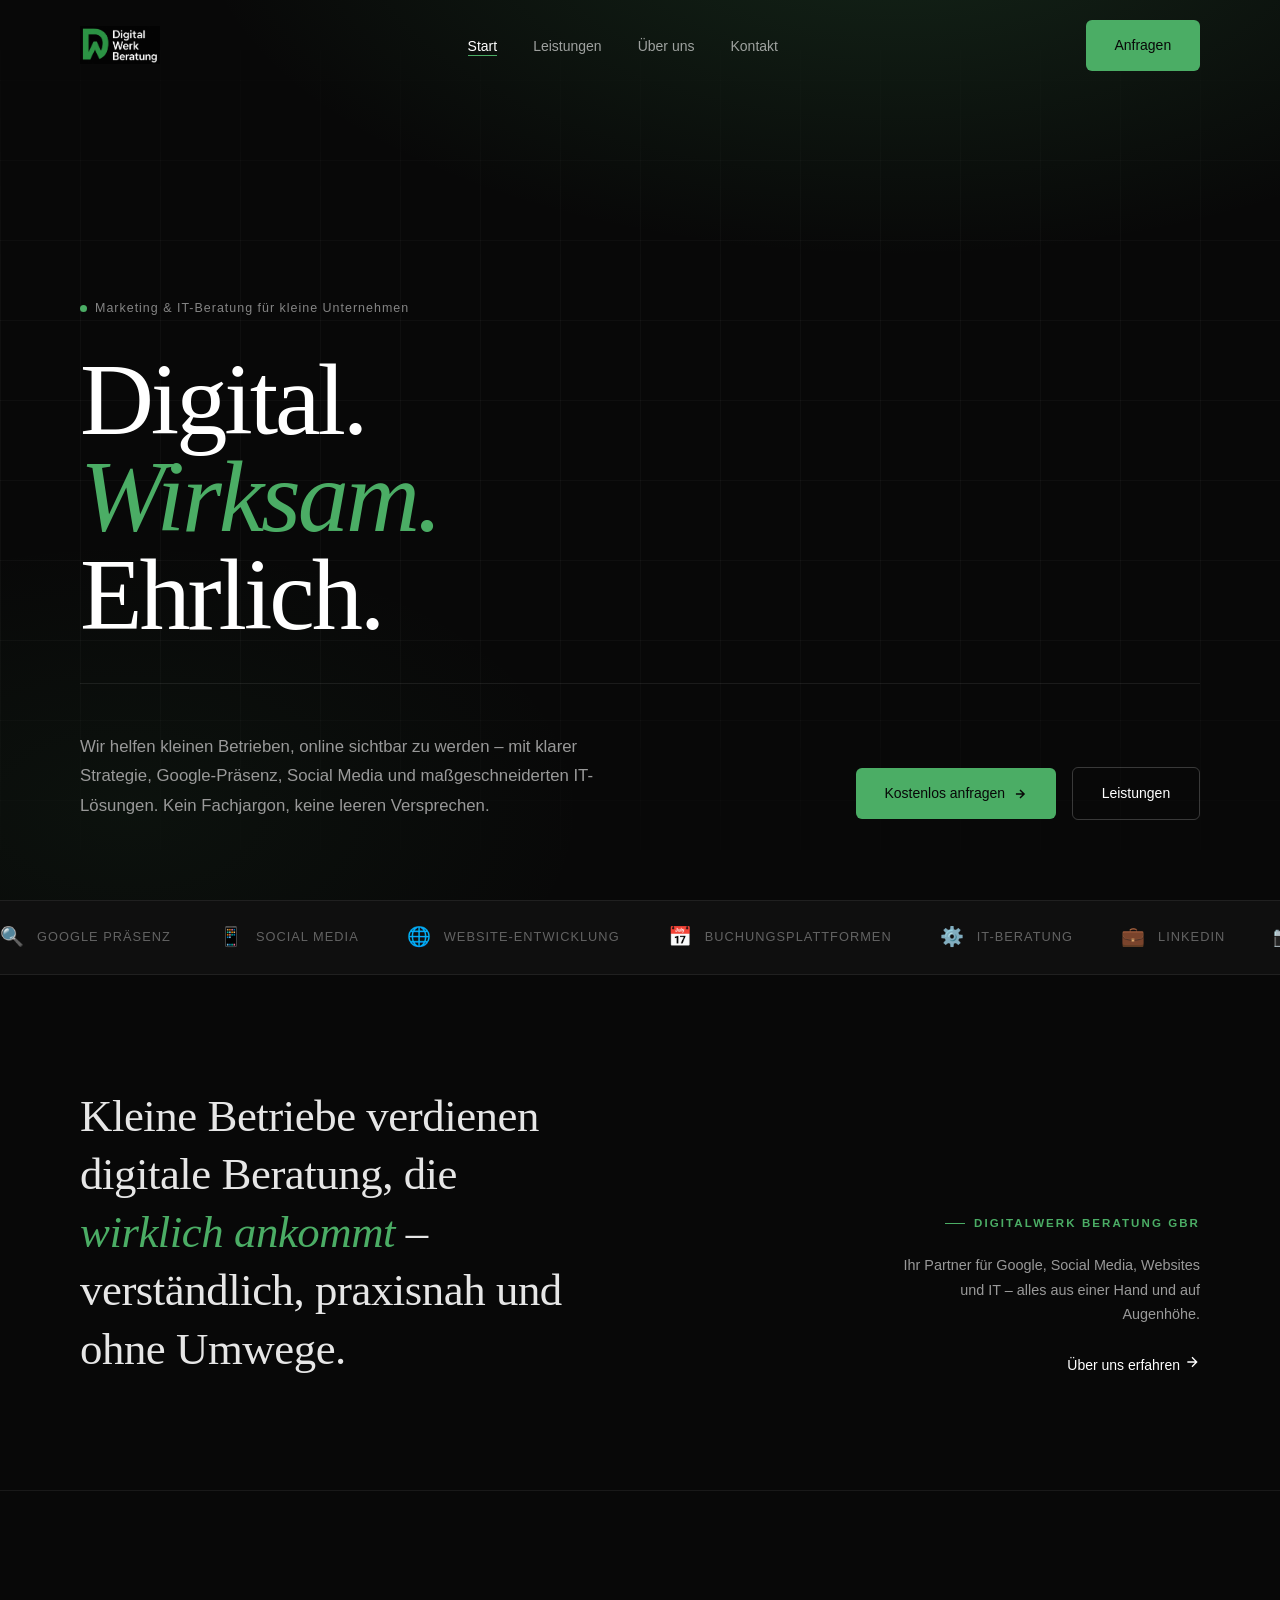
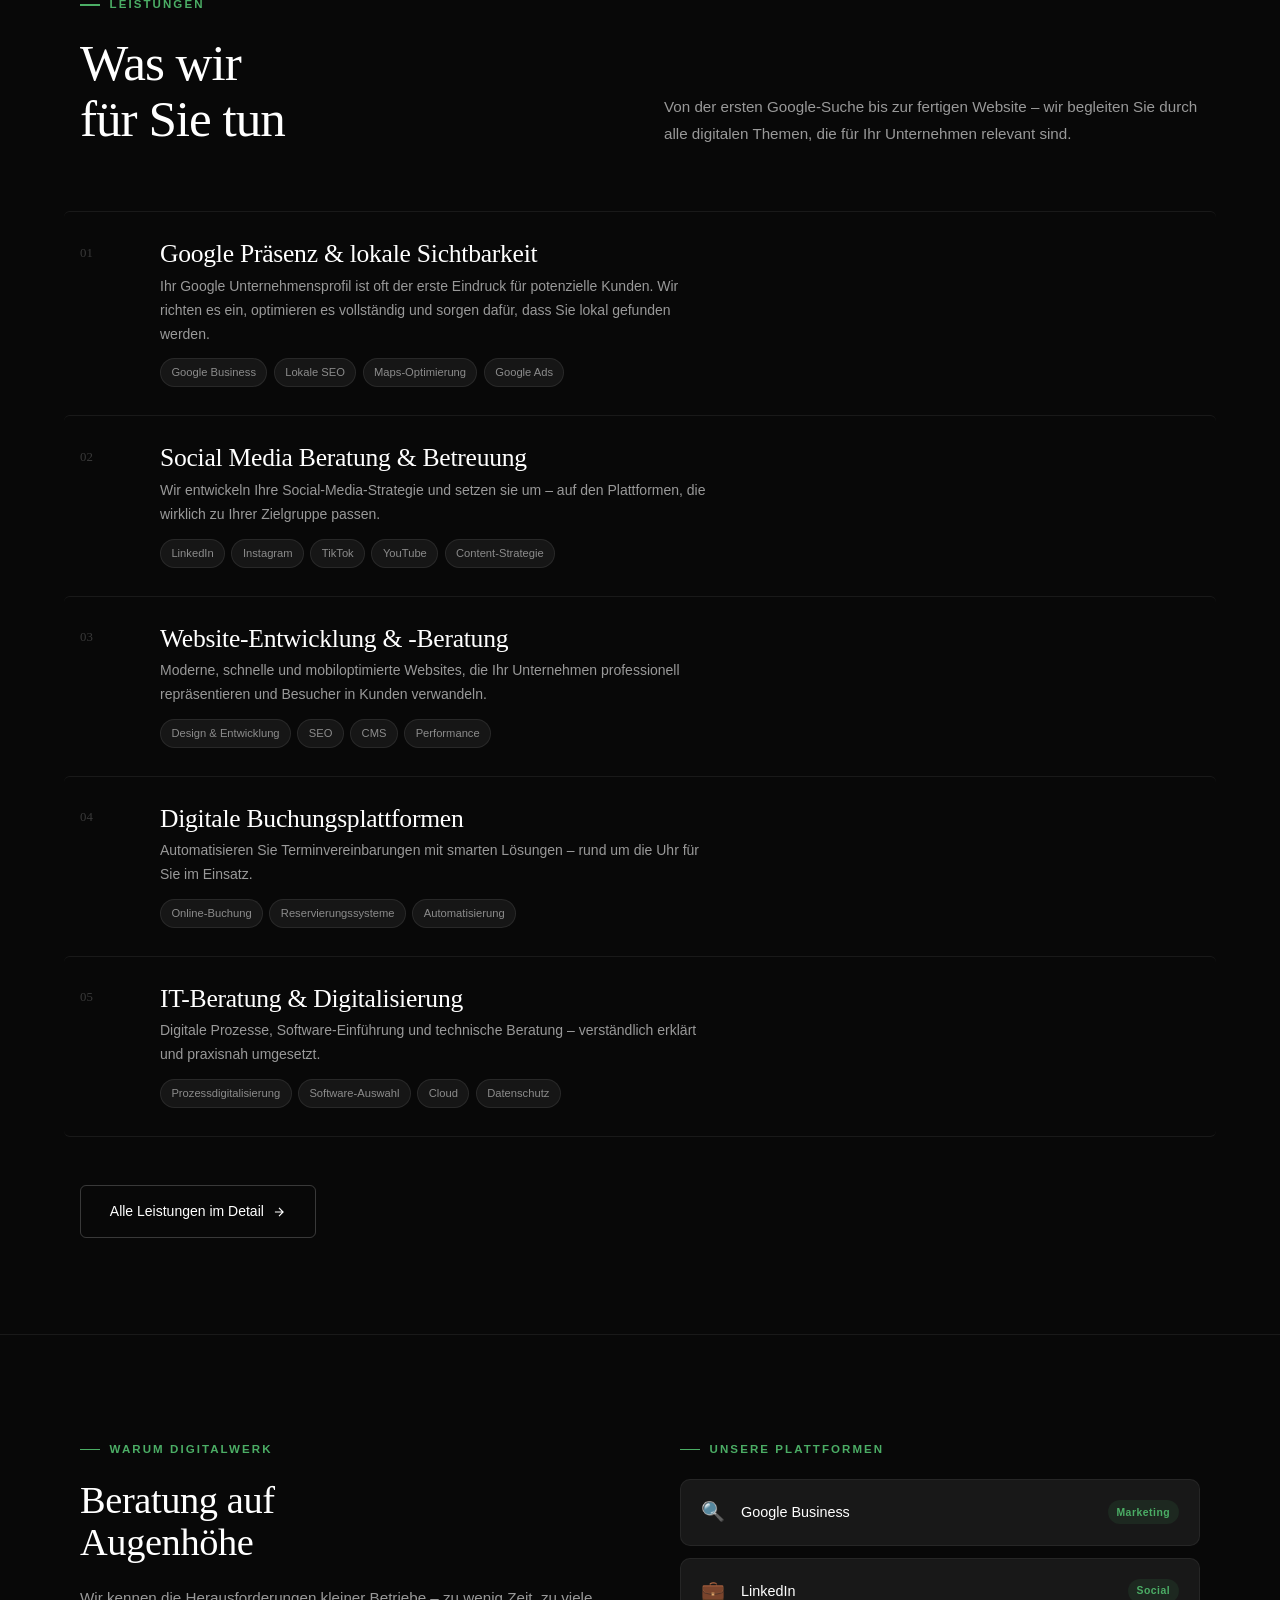
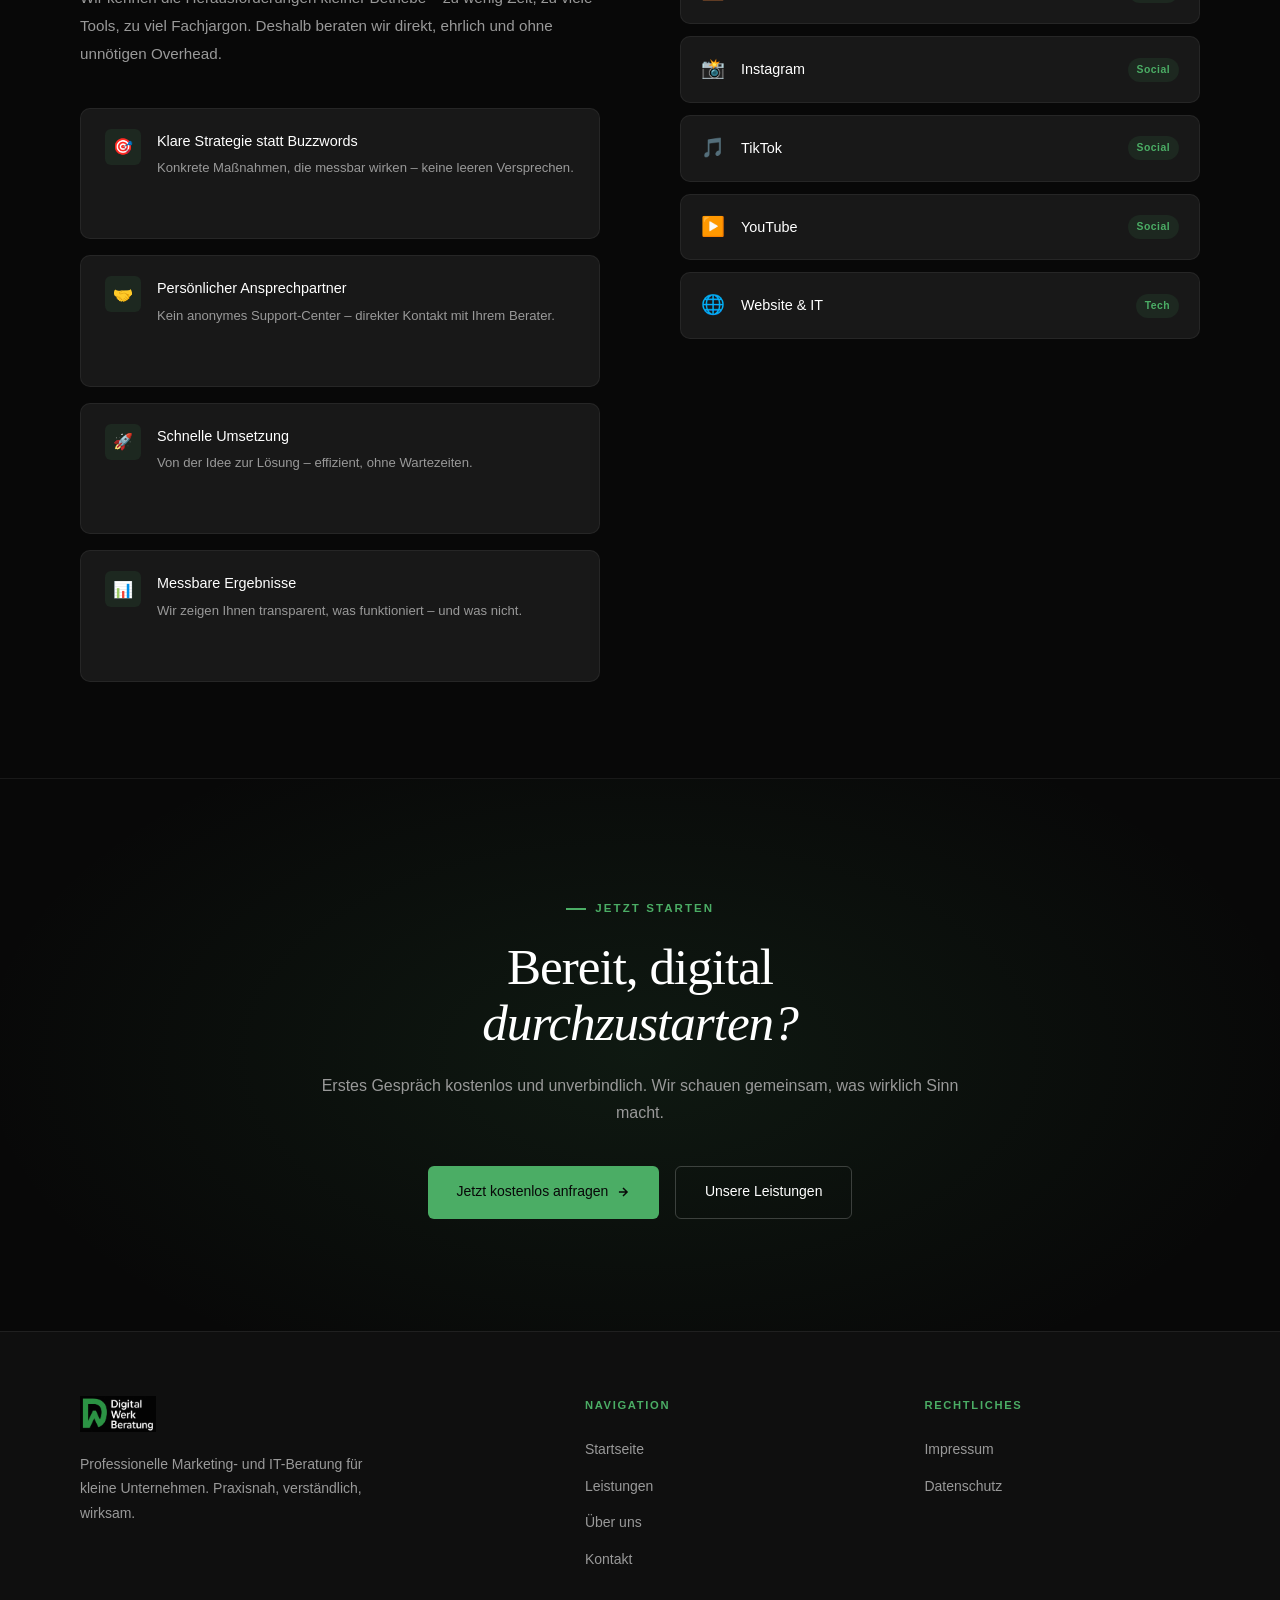
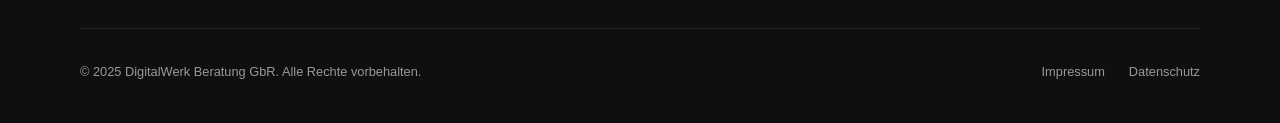
<file: index.html>
<!DOCTYPE html>
<html lang="de">
<head>
  <meta charset="UTF-8"/>
  <meta name="viewport" content="width=device-width,initial-scale=1.0"/>
  <title>DigitalWerk Beratung – Marketing & IT für Ihr Unternehmen</title>
  <meta name="description" content="DigitalWerk Beratung GbR – Professionelle Marketing- und IT-Beratung. Google, Social Media, Websites und digitale Prozesse. Praxisnah, ehrlich, wirksam."/>
  <link rel="icon" type="image/png" href="assets/img/logo.png"/>
  <link rel="stylesheet" href="assets/css/style.css"/>
  <style>
  /* ── HERO ── */
  .hero {
    min-height: 100svh;
    display: flex;
    flex-direction: column;
    justify-content: flex-end;
    padding: 0 0 5rem;
    position: relative;
    overflow: hidden;
  }
  .hero__bg {
    position: absolute;
    inset: 0;
    background:
      radial-gradient(ellipse 100% 70% at 70% -10%, rgba(75,173,101,0.18) 0%, transparent 55%),
      radial-gradient(ellipse 60% 50% at 10% 90%, rgba(75,173,101,0.06) 0%, transparent 60%);
    pointer-events: none;
  }
  .hero__grid-overlay {
    position: absolute;
    inset: 0;
    background-image:
      linear-gradient(rgba(255,255,255,0.03) 1px, transparent 1px),
      linear-gradient(90deg, rgba(255,255,255,0.03) 1px, transparent 1px);
    background-size: 80px 80px;
    mask-image: linear-gradient(to bottom, transparent 0%, black 30%, black 70%, transparent 100%);
    pointer-events: none;
  }
  .hero__tag {
    display: inline-flex;
    align-items: center;
    gap: 0.5rem;
    font-size: 0.78rem;
    font-weight: 500;
    letter-spacing: 0.08em;
    color: rgba(255,255,255,0.5);
    margin-bottom: 2rem;
  }
  .hero__content { position: relative; z-index: 2; padding-top: 8rem; }
  .hero h1 {
    font-size: clamp(3.5rem, 8vw, 8rem);
    font-family: var(--display);
    font-weight: 300;
    letter-spacing: -0.03em;
    line-height: 0.95;
    margin-bottom: 2.5rem;
  }
  .hero h1 .accent { color: var(--green-mid); font-style: italic; }
  .hero__sub {
    display: grid;
    grid-template-columns: 1fr 1fr;
    gap: 3rem;
    align-items: end;
    padding-top: 3rem;
    border-top: 1px solid rgba(255,255,255,0.08);
  }
  .hero__desc { font-size: 1.05rem; color: var(--gray-1); line-height: 1.75; }
  .hero__actions { display: flex; gap: 1rem; justify-content: flex-end; align-items: center; }

  /* ── MARQUEE ── */
  .marquee-wrap {
    overflow: hidden;
    border-top: 1px solid rgba(255,255,255,0.07);
    border-bottom: 1px solid rgba(255,255,255,0.07);
    padding: 1.25rem 0;
    background: var(--black-2);
  }
  .marquee {
    display: flex;
    gap: 3rem;
    animation: marquee 30s linear infinite;
    width: max-content;
  }
  @keyframes marquee { to { transform: translateX(-50%); } }
  .marquee__item {
    display: flex;
    align-items: center;
    gap: 0.75rem;
    white-space: nowrap;
    font-size: 0.8rem;
    font-weight: 500;
    letter-spacing: 0.08em;
    text-transform: uppercase;
    color: rgba(255,255,255,0.35);
  }
  .marquee__item span { color: var(--green-mid); font-size: 1.2rem; }

  /* ── INTRO STATEMENT ── */
  .statement {
    padding: 7rem 0;
    border-bottom: 1px solid rgba(255,255,255,0.07);
  }
  .statement__text {
    font-family: var(--display);
    font-size: clamp(1.6rem, 3.5vw, 3rem);
    font-weight: 300;
    line-height: 1.3;
    letter-spacing: -0.01em;
    max-width: 900px;
    color: rgba(255,255,255,0.9);
  }
  .statement__text em { color: var(--green-mid); font-style: italic; }
  .statement__aside {
    align-self: flex-end;
    text-align: right;
  }

  /* ── SERVICES ── */
  .services {
    padding: 6rem 0;
    border-bottom: 1px solid rgba(255,255,255,0.07);
  }
  .services__header {
    display: grid;
    grid-template-columns: 1fr 1fr;
    gap: 3rem;
    align-items: end;
    margin-bottom: 4rem;
  }
  .services__header h2 { margin-bottom: 0; }
  .services__header p { color: var(--gray-1); font-size: 0.95rem; line-height: 1.8; }
  .services__list { display: flex; flex-direction: column; }
  .svc-row {
    display: grid;
    grid-template-columns: 3rem 1fr auto;
    align-items: center;
    gap: 2rem;
    padding: 1.75rem 0;
    border-top: 1px solid rgba(255,255,255,0.07);
    cursor: default;
    transition: background var(--t);
    border-radius: var(--r-sm);
    padding-inline: 1rem;
    margin-inline: -1rem;
  }
  .svc-row:last-child { border-bottom: 1px solid rgba(255,255,255,0.07); }
  .svc-row:hover { background: rgba(255,255,255,0.025); }
  .svc-row:hover .svc-row__num { color: var(--green-mid); }
  .svc-row:hover .svc-row__arrow { opacity: 1; transform: translateX(0); }
  .svc-row__num {
    font-family: var(--display);
    font-size: 0.8rem;
    color: rgba(255,255,255,0.2);
    transition: color var(--t);
    align-self: start;
    padding-top: 0.15rem;
  }
  .svc-row__body h3 {
    font-family: var(--display);
    font-size: clamp(1.1rem, 2.5vw, 1.6rem);
    font-weight: 300;
    margin-bottom: 0.4rem;
    letter-spacing: -0.01em;
  }
  .svc-row__body p { font-size: 0.875rem; color: var(--gray-1); line-height: 1.7; max-width: 560px; }
  .svc-row__tags { display: flex; flex-wrap: wrap; gap: 0.4rem; margin-top: 0.75rem; }
  .tag {
    font-size: 0.7rem;
    font-weight: 500;
    background: rgba(255,255,255,0.06);
    color: rgba(255,255,255,0.5);
    padding: 0.25rem 0.65rem;
    border-radius: 100px;
    border: 1px solid rgba(255,255,255,0.08);
  }
  .svc-row__arrow {
    font-size: 1.25rem;
    opacity: 0;
    transform: translateX(-8px);
    transition: opacity var(--t), transform var(--t);
    color: var(--green-mid);
    align-self: start;
    padding-top: 0.2rem;
  }

  /* ── STATS ── */
  .stats {
    padding: 5rem 0;
    border-bottom: 1px solid rgba(255,255,255,0.07);
    background: var(--black-2);
  }
  .stats__grid {
    display: grid;
    grid-template-columns: repeat(4, 1fr);
    gap: 0;
  }
  .stat {
    padding: 0 2.5rem;
    border-right: 1px solid rgba(255,255,255,0.07);
  }
  .stat:first-child { padding-left: 0; }
  .stat:last-child { border-right: none; }
  .stat__num {
    font-family: var(--display);
    font-size: clamp(2.5rem, 4vw, 4rem);
    font-weight: 300;
    color: var(--white);
    letter-spacing: -0.03em;
    line-height: 1;
    margin-bottom: 0.5rem;
  }
  .stat__label { font-size: 0.82rem; color: var(--gray-1); line-height: 1.5; }

  /* ── WHY ── */
  .why {
    padding: 6rem 0;
    border-bottom: 1px solid rgba(255,255,255,0.07);
  }
  .why__left h2 { margin-bottom: 1.5rem; }
  .why__left p { color: var(--gray-1); font-size: 0.95rem; line-height: 1.85; margin-bottom: 2.5rem; }
  .why__features { display: flex; flex-direction: column; gap: 1rem; }
  .feature {
    display: flex;
    align-items: flex-start;
    gap: 1rem;
    padding: 1.25rem 1.5rem;
    background: var(--black-3);
    border: 1px solid rgba(255,255,255,0.06);
    border-radius: var(--r-md);
    transition: border-color var(--t), transform var(--t);
  }
  .feature:hover { border-color: rgba(75,173,101,0.3); transform: translateX(4px); }
  .feature__icon {
    width: 36px; height: 36px; flex-shrink: 0;
    background: rgba(75,173,101,0.1);
    border-radius: var(--r-sm);
    display: flex; align-items: center; justify-content: center;
    font-size: 1rem;
  }
  .feature__text h4 {
    font-family: var(--sans);
    font-size: 0.9rem;
    font-weight: 500;
    margin-bottom: 0.25rem;
  }
  .feature__text p { font-size: 0.82rem; color: var(--gray-1); line-height: 1.6; }
  .why__platforms { display: flex; flex-direction: column; gap: 0.75rem; }
  .platform {
    display: flex;
    align-items: center;
    gap: 1rem;
    padding: 1rem 1.25rem;
    background: var(--black-3);
    border: 1px solid rgba(255,255,255,0.06);
    border-radius: var(--r-md);
    transition: var(--t);
  }
  .platform:hover { border-color: rgba(75,173,101,0.25); transform: translateX(5px); }
  .platform__emoji { font-size: 1.2rem; flex-shrink: 0; }
  .platform__name { font-size: 0.9rem; font-weight: 500; flex: 1; }
  .platform__badge {
    font-size: 0.65rem;
    font-weight: 600;
    background: rgba(75,173,101,0.1);
    color: var(--green-mid);
    padding: 0.2rem 0.55rem;
    border-radius: 100px;
    letter-spacing: 0.05em;
  }

  /* ── CTA SECTION ── */
  .cta-band {
    padding: 7rem 0;
    text-align: center;
    position: relative;
    overflow: hidden;
  }
  .cta-band__glow {
    position: absolute;
    inset: 0;
    background: radial-gradient(ellipse 80% 100% at 50% 50%, rgba(75,173,101,0.1) 0%, transparent 65%);
    pointer-events: none;
  }
  .cta-band__inner { position: relative; max-width: 680px; margin-inline: auto; }
  .cta-band h2 { margin-bottom: 1.25rem; }
  .cta-band p { color: var(--gray-1); font-size: 1rem; margin-bottom: 2.5rem; }
  .cta-band__actions { display: flex; gap: 1rem; justify-content: center; flex-wrap: wrap; }

  /* RESPONSIVE */
  @media (max-width: 900px) {
    .hero__sub { grid-template-columns: 1fr; }
    .hero__actions { justify-content: flex-start; }
    .services__header { grid-template-columns: 1fr; }
    .stats__grid { grid-template-columns: 1fr 1fr; }
    .stat { border-right: none; border-bottom: 1px solid rgba(255,255,255,0.07); padding: 1.5rem 0; }
    .stat:first-child { padding-left: 0; }
    .svc-row { grid-template-columns: 2.5rem 1fr; }
    .svc-row__arrow { display: none; }
  }
  @media (max-width: 600px) {
    .hero h1 { font-size: clamp(2.8rem, 12vw, 5rem); }
    .stats__grid { grid-template-columns: 1fr 1fr; }
  }
  </style>
</head>
<body>

<!-- NAV -->
<nav class="nav">
  <div class="container nav__inner">
    <a href="index.html" class="nav__logo">
      <img src="assets/img/logo.png" alt="DigitalWerk Beratung"/>
    </a>
    <ul class="nav__links">
      <li><a href="index.html">Start</a></li>
      <li><a href="leistungen.html">Leistungen</a></li>
      <li><a href="ueber-uns.html">Über uns</a></li>
      <li><a href="kontakt.html">Kontakt</a></li>
    </ul>
    <a href="kontakt.html" class="btn btn-primary nav__cta">Anfragen</a>
    <button class="nav__hamburger" aria-label="Menü">
      <span></span><span></span><span></span>
    </button>
  </div>
</nav>
<div class="nav__mobile">
  <a href="index.html">Start</a>
  <a href="leistungen.html">Leistungen</a>
  <a href="ueber-uns.html">Über uns</a>
  <a href="kontakt.html">Kontakt</a>
</div>

<!-- HERO -->
<section class="hero">
  <div class="hero__bg"></div>
  <div class="hero__grid-overlay"></div>
  <div class="container hero__content">
    <div class="hero__tag">
      <div class="dot-green"></div>
      Marketing & IT-Beratung für kleine Unternehmen
    </div>
    <h1>
      Digital.<br/>
      <span class="accent">Wirksam.</span><br/>
      Ehrlich.
    </h1>
    <div class="hero__sub">
      <p class="hero__desc">
        Wir helfen kleinen Betrieben, online sichtbar zu werden –
        mit klarer Strategie, Google-Präsenz, Social Media und
        maßgeschneiderten IT-Lösungen. Kein Fachjargon, keine leeren Versprechen.
      </p>
      <div class="hero__actions">
        <a href="kontakt.html" class="btn btn-primary">
          Kostenlos anfragen
          <svg viewBox="0 0 24 24" fill="none" stroke="currentColor" stroke-width="2.5"><path d="M5 12h14M12 5l7 7-7 7"/></svg>
        </a>
        <a href="leistungen.html" class="btn btn-ghost">Leistungen</a>
      </div>
    </div>
  </div>
</section>

<!-- MARQUEE -->
<div class="marquee-wrap">
  <div class="marquee">
    <div class="marquee__item"><span>🔍</span> Google Präsenz</div>
    <div class="marquee__item"><span>📱</span> Social Media</div>
    <div class="marquee__item"><span>🌐</span> Website-Entwicklung</div>
    <div class="marquee__item"><span>📅</span> Buchungsplattformen</div>
    <div class="marquee__item"><span>⚙️</span> IT-Beratung</div>
    <div class="marquee__item"><span>💼</span> LinkedIn</div>
    <div class="marquee__item"><span>📸</span> Instagram</div>
    <div class="marquee__item"><span>🎵</span> TikTok</div>
    <div class="marquee__item"><span>▶️</span> YouTube</div>
    <div class="marquee__item"><span>🔍</span> Google Präsenz</div>
    <div class="marquee__item"><span>📱</span> Social Media</div>
    <div class="marquee__item"><span>🌐</span> Website-Entwicklung</div>
    <div class="marquee__item"><span>📅</span> Buchungsplattformen</div>
    <div class="marquee__item"><span>⚙️</span> IT-Beratung</div>
    <div class="marquee__item"><span>💼</span> LinkedIn</div>
    <div class="marquee__item"><span>📸</span> Instagram</div>
    <div class="marquee__item"><span>🎵</span> TikTok</div>
    <div class="marquee__item"><span>▶️</span> YouTube</div>
  </div>
</div>

<!-- STATEMENT -->
<section class="statement">
  <div class="container">
    <div class="grid-2" style="align-items:end;">
      <p class="statement__text reveal">
        Kleine Betriebe verdienen digitale Beratung, die
        <em>wirklich ankommt</em> –
        verständlich, praxisnah und ohne Umwege.
      </p>
      <div class="statement__aside reveal" data-delay="150">
        <div class="eyebrow" style="justify-content:flex-end;">DigitalWerk Beratung GbR</div>
        <p style="color:var(--gray-1);font-size:0.9rem;text-align:right;max-width:320px;margin-left:auto;">
          Ihr Partner für Google, Social Media, Websites und IT –
          alles aus einer Hand und auf Augenhöhe.
        </p>
        <div style="text-align:right;margin-top:1.5rem;">
          <a href="ueber-uns.html" class="btn-text">
            Über uns erfahren
            <svg class="arrow" viewBox="0 0 24 24" fill="none" stroke="currentColor" stroke-width="2" width="16"><path d="M5 12h14M12 5l7 7-7 7"/></svg>
          </a>
        </div>
      </div>
    </div>
  </div>
</section>

<!-- SERVICES -->
<section class="services">
  <div class="container">
    <div class="services__header">
      <div class="reveal">
        <div class="eyebrow">Leistungen</div>
        <h2 class="display-lg">Was wir<br/>für Sie tun</h2>
      </div>
      <p class="reveal" data-delay="100">
        Von der ersten Google-Suche bis zur fertigen Website – wir begleiten
        Sie durch alle digitalen Themen, die für Ihr Unternehmen relevant sind.
      </p>
    </div>
    <div class="services__list">
      <div class="svc-row reveal">
        <div class="svc-row__num">01</div>
        <div class="svc-row__body">
          <h3>Google Präsenz & lokale Sichtbarkeit</h3>
          <p>Ihr Google Unternehmensprofil ist oft der erste Eindruck für potenzielle Kunden. Wir richten es ein, optimieren es vollständig und sorgen dafür, dass Sie lokal gefunden werden.</p>
          <div class="svc-row__tags">
            <span class="tag">Google Business</span>
            <span class="tag">Lokale SEO</span>
            <span class="tag">Maps-Optimierung</span>
            <span class="tag">Google Ads</span>
          </div>
        </div>
        <div class="svc-row__arrow">→</div>
      </div>
      <div class="svc-row reveal">
        <div class="svc-row__num">02</div>
        <div class="svc-row__body">
          <h3>Social Media Beratung & Betreuung</h3>
          <p>Wir entwickeln Ihre Social-Media-Strategie und setzen sie um – auf den Plattformen, die wirklich zu Ihrer Zielgruppe passen.</p>
          <div class="svc-row__tags">
            <span class="tag">LinkedIn</span>
            <span class="tag">Instagram</span>
            <span class="tag">TikTok</span>
            <span class="tag">YouTube</span>
            <span class="tag">Content-Strategie</span>
          </div>
        </div>
        <div class="svc-row__arrow">→</div>
      </div>
      <div class="svc-row reveal">
        <div class="svc-row__num">03</div>
        <div class="svc-row__body">
          <h3>Website-Entwicklung & -Beratung</h3>
          <p>Moderne, schnelle und mobiloptimierte Websites, die Ihr Unternehmen professionell repräsentieren und Besucher in Kunden verwandeln.</p>
          <div class="svc-row__tags">
            <span class="tag">Design & Entwicklung</span>
            <span class="tag">SEO</span>
            <span class="tag">CMS</span>
            <span class="tag">Performance</span>
          </div>
        </div>
        <div class="svc-row__arrow">→</div>
      </div>
      <div class="svc-row reveal">
        <div class="svc-row__num">04</div>
        <div class="svc-row__body">
          <h3>Digitale Buchungsplattformen</h3>
          <p>Automatisieren Sie Terminvereinbarungen mit smarten Lösungen – rund um die Uhr für Sie im Einsatz.</p>
          <div class="svc-row__tags">
            <span class="tag">Online-Buchung</span>
            <span class="tag">Reservierungssysteme</span>
            <span class="tag">Automatisierung</span>
          </div>
        </div>
        <div class="svc-row__arrow">→</div>
      </div>
      <div class="svc-row reveal">
        <div class="svc-row__num">05</div>
        <div class="svc-row__body">
          <h3>IT-Beratung & Digitalisierung</h3>
          <p>Digitale Prozesse, Software-Einführung und technische Beratung – verständlich erklärt und praxisnah umgesetzt.</p>
          <div class="svc-row__tags">
            <span class="tag">Prozessdigitalisierung</span>
            <span class="tag">Software-Auswahl</span>
            <span class="tag">Cloud</span>
            <span class="tag">Datenschutz</span>
          </div>
        </div>
        <div class="svc-row__arrow">→</div>
      </div>
    </div>
    <div style="margin-top:3rem;" class="reveal">
      <a href="leistungen.html" class="btn btn-ghost">
        Alle Leistungen im Detail
        <svg viewBox="0 0 24 24" fill="none" stroke="currentColor" stroke-width="2"><path d="M5 12h14M12 5l7 7-7 7"/></svg>
      </a>
    </div>
  </div>
</section>



<!-- WHY -->
<section class="why">
  <div class="container">
    <div class="grid-2" style="align-items:start;gap:5rem;">
      <div class="why__left">
        <div class="eyebrow reveal">Warum DigitalWerk</div>
        <h2 class="display-md reveal" data-delay="80" style="margin-bottom:1.25rem;">
          Beratung auf<br/>Augenhöhe
        </h2>
        <p class="reveal" data-delay="120">
          Wir kennen die Herausforderungen kleiner Betriebe – zu wenig Zeit,
          zu viele Tools, zu viel Fachjargon. Deshalb beraten wir direkt,
          ehrlich und ohne unnötigen Overhead.
        </p>
        <div class="why__features reveal" data-delay="160">
          <div class="feature">
            <div class="feature__icon">🎯</div>
            <div class="feature__text">
              <h4>Klare Strategie statt Buzzwords</h4>
              <p>Konkrete Maßnahmen, die messbar wirken – keine leeren Versprechen.</p>
            </div>
          </div>
          <div class="feature">
            <div class="feature__icon">🤝</div>
            <div class="feature__text">
              <h4>Persönlicher Ansprechpartner</h4>
              <p>Kein anonymes Support-Center – direkter Kontakt mit Ihrem Berater.</p>
            </div>
          </div>
          <div class="feature">
            <div class="feature__icon">🚀</div>
            <div class="feature__text">
              <h4>Schnelle Umsetzung</h4>
              <p>Von der Idee zur Lösung – effizient, ohne Wartezeiten.</p>
            </div>
          </div>
          <div class="feature">
            <div class="feature__icon">📊</div>
            <div class="feature__text">
              <h4>Messbare Ergebnisse</h4>
              <p>Wir zeigen Ihnen transparent, was funktioniert – und was nicht.</p>
            </div>
          </div>
        </div>
      </div>
      <div class="reveal" data-delay="200">
        <div class="eyebrow">Unsere Plattformen</div>
        <div class="why__platforms">
          <div class="platform"><span class="platform__emoji">🔍</span><span class="platform__name">Google Business</span><span class="platform__badge">Marketing</span></div>
          <div class="platform"><span class="platform__emoji">💼</span><span class="platform__name">LinkedIn</span><span class="platform__badge">Social</span></div>
          <div class="platform"><span class="platform__emoji">📸</span><span class="platform__name">Instagram</span><span class="platform__badge">Social</span></div>
          <div class="platform"><span class="platform__emoji">🎵</span><span class="platform__name">TikTok</span><span class="platform__badge">Social</span></div>
          <div class="platform"><span class="platform__emoji">▶️</span><span class="platform__name">YouTube</span><span class="platform__badge">Social</span></div>
          <div class="platform"><span class="platform__emoji">🌐</span><span class="platform__name">Website & IT</span><span class="platform__badge">Tech</span></div>
        </div>
      </div>
    </div>
  </div>
</section>

<!-- CTA -->
<section class="cta-band">
  <div class="cta-band__glow"></div>
  <div class="container">
    <div class="cta-band__inner">
      <div class="eyebrow" style="justify-content:center;" class="reveal">Jetzt starten</div>
      <h2 class="display-lg reveal" style="margin-bottom:1.25rem;">
        Bereit, digital<br/><em>durchzustarten?</em>
      </h2>
      <p class="reveal" data-delay="100">
        Erstes Gespräch kostenlos und unverbindlich.
        Wir schauen gemeinsam, was wirklich Sinn macht.
      </p>
      <div class="cta-band__actions reveal" data-delay="150">
        <a href="kontakt.html" class="btn btn-primary">
          Jetzt kostenlos anfragen
          <svg viewBox="0 0 24 24" fill="none" stroke="currentColor" stroke-width="2.5"><path d="M5 12h14M12 5l7 7-7 7"/></svg>
        </a>
        <a href="leistungen.html" class="btn btn-ghost">Unsere Leistungen</a>
      </div>
    </div>
  </div>
</section>

<!-- FOOTER -->
<footer class="footer">
  <div class="container">
    <div class="footer__grid">
      <div class="footer__brand">
        <img src="assets/img/logo.png" alt="DigitalWerk Beratung"/>
        <p>Professionelle Marketing- und IT-Beratung für kleine Unternehmen. Praxisnah, verständlich, wirksam.</p>
      </div>
      <div class="footer__col">
        <h4>Navigation</h4>
        <ul>
          <li><a href="index.html">Startseite</a></li>
          <li><a href="leistungen.html">Leistungen</a></li>
          <li><a href="ueber-uns.html">Über uns</a></li>
          <li><a href="kontakt.html">Kontakt</a></li>
        </ul>
      </div>
      <div class="footer__col">
        <h4>Rechtliches</h4>
        <ul>
          <li><a href="impressum.html">Impressum</a></li>
          <li><a href="datenschutz.html">Datenschutz</a></li>
        </ul>
      </div>
    </div>
    <div class="footer__bottom">
      <p>© 2025 DigitalWerk Beratung GbR. Alle Rechte vorbehalten.</p>
      <div class="footer__legal">
        <a href="impressum.html">Impressum</a>
        <a href="datenschutz.html">Datenschutz</a>
      </div>
    </div>
  </div>
</footer>

<script src="assets/js/main.js"></script>
</body>
</html>
</file>
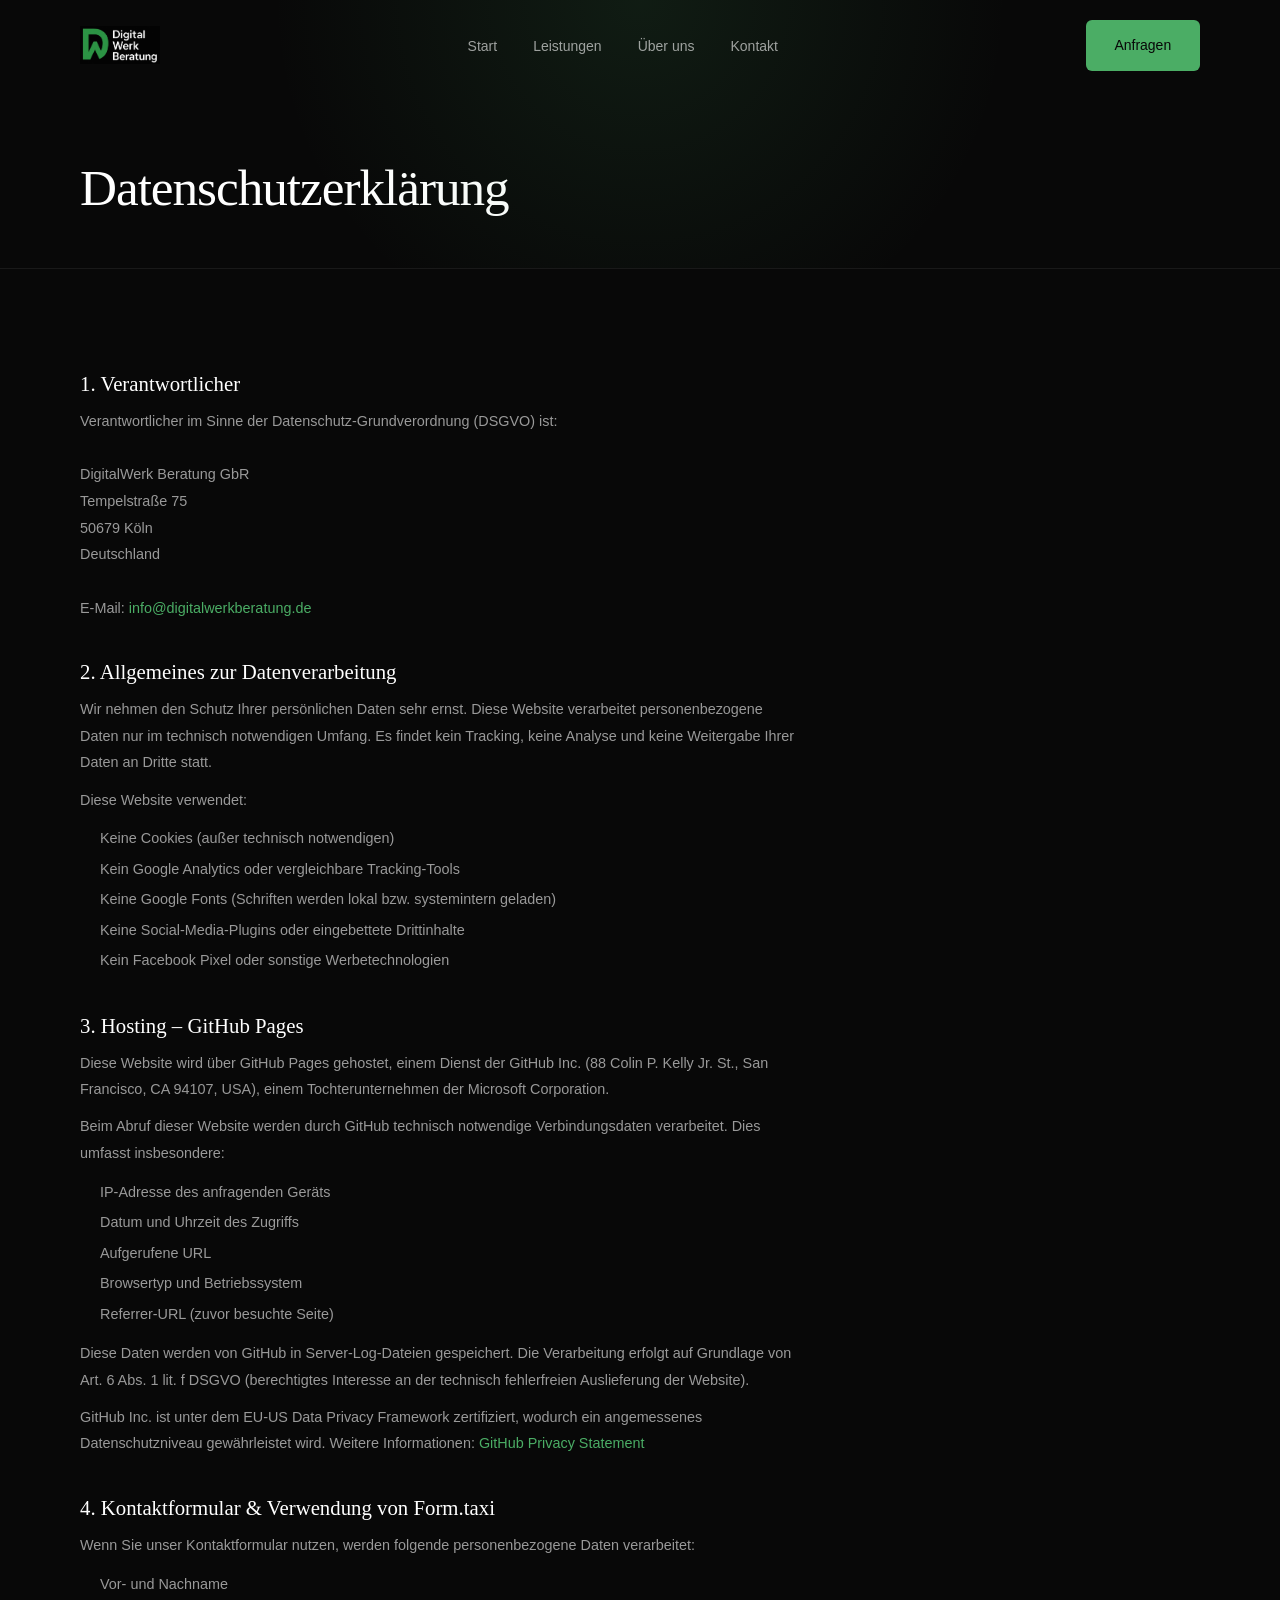
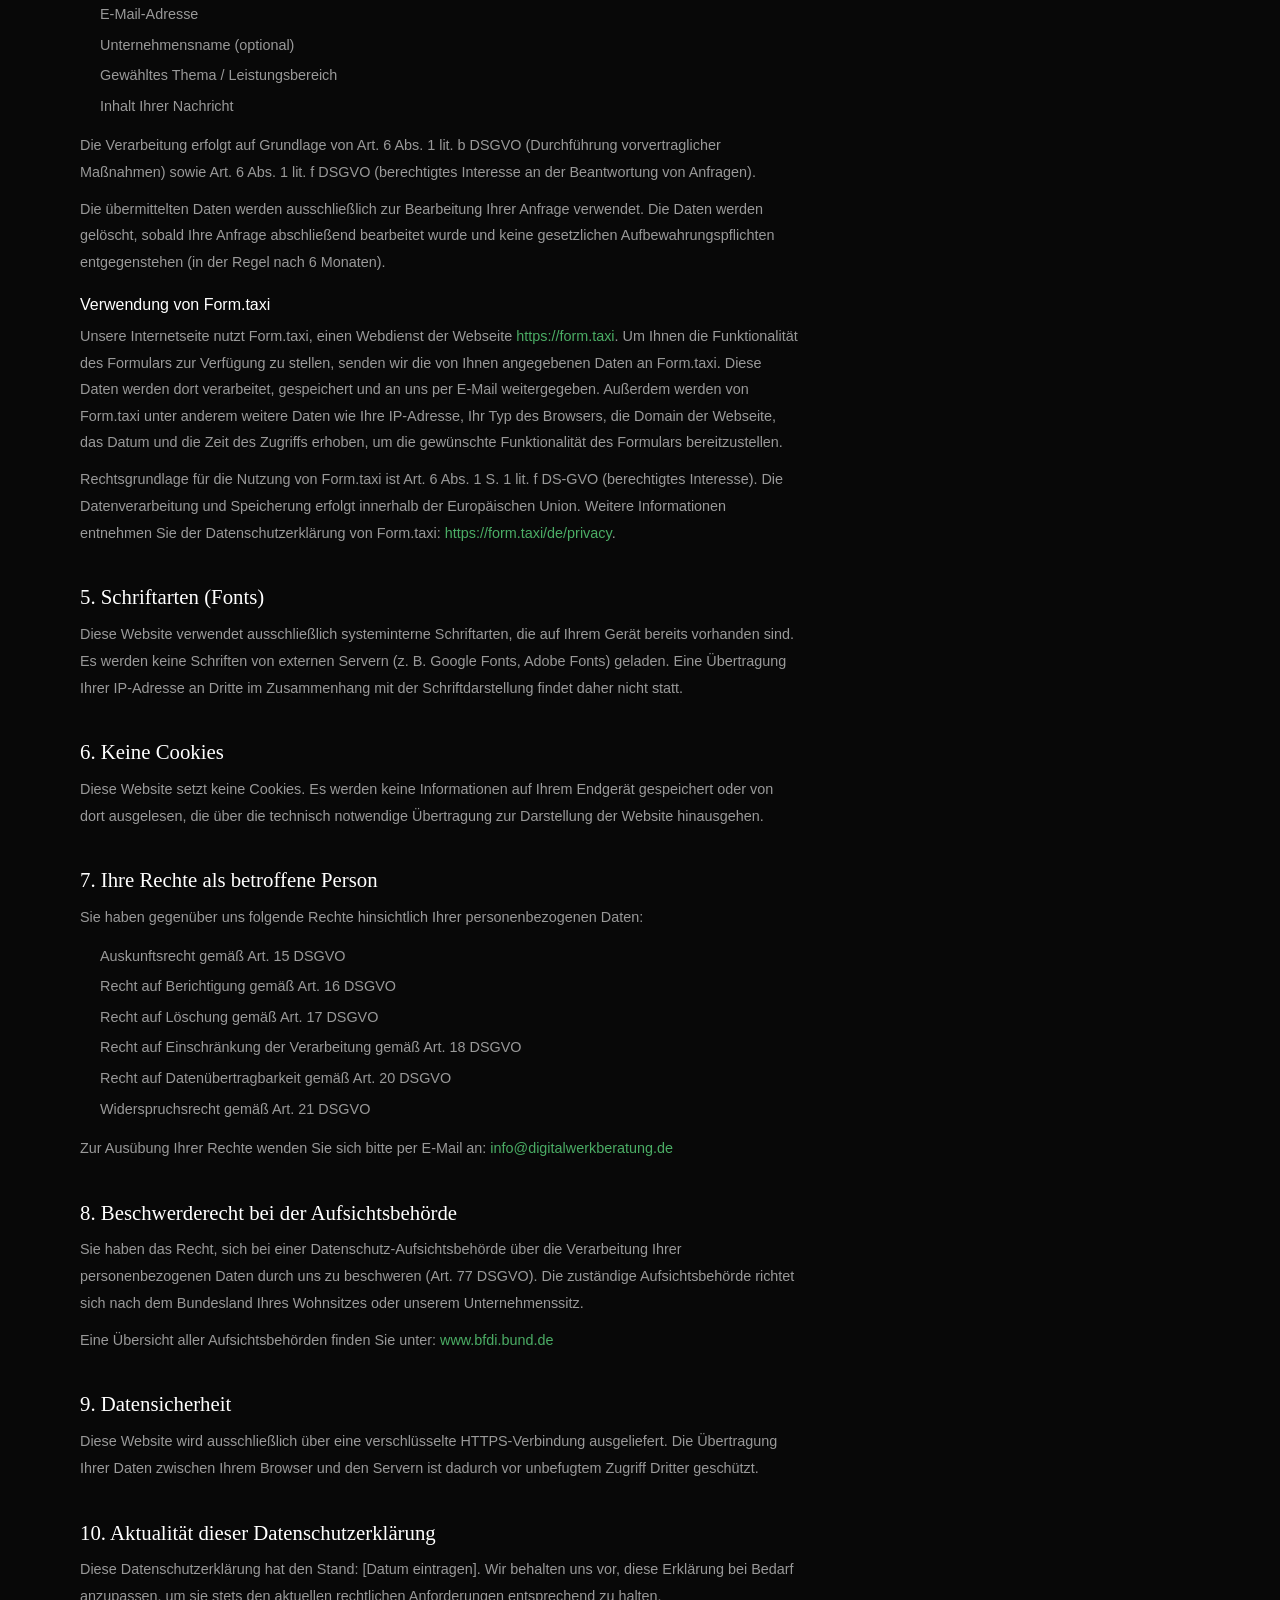
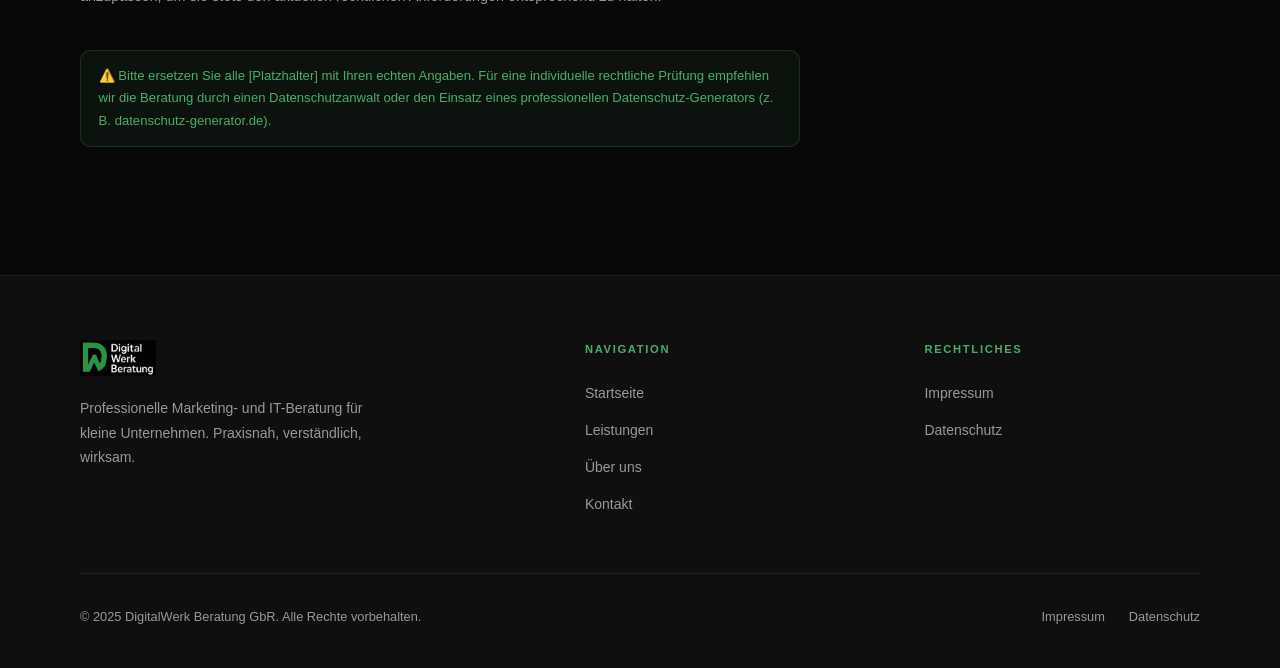
<file: datenschutz.html>
<!DOCTYPE html>
<html lang="de">
<head>
  <meta charset="UTF-8"/>
  <meta name="viewport" content="width=device-width,initial-scale=1.0"/>
  <title>Datenschutzerklärung – DigitalWerk Beratung</title>
  <meta name="description" content="Datenschutzerklärung der DigitalWerk Beratung GbR gemäß DSGVO."/>
  <link rel="icon" type="image/png" href="assets/img/logo.png"/>
  <link rel="stylesheet" href="assets/css/style.css"/>
  <style>
    .legal-wrap ul { margin: 0.75rem 0 0.75rem 1.25rem; color: var(--gray-1); font-size: 0.9rem; line-height: 1.9; }
    .legal-wrap ul li { margin-bottom: 0.2rem; }
  </style>
</head>
<body>

<nav class="nav">
  <div class="container nav__inner">
    <a href="index.html" class="nav__logo"><img src="assets/img/logo.png" alt="DigitalWerk Beratung"/></a>
    <ul class="nav__links">
      <li><a href="index.html">Start</a></li>
      <li><a href="leistungen.html">Leistungen</a></li>
      <li><a href="ueber-uns.html">Über uns</a></li>
      <li><a href="kontakt.html">Kontakt</a></li>
    </ul>
    <a href="kontakt.html" class="btn btn-primary nav__cta">Anfragen</a>
    <button class="nav__hamburger" aria-label="Menü"><span></span><span></span><span></span></button>
  </div>
</nav>
<div class="nav__mobile">
  <a href="index.html">Start</a><a href="leistungen.html">Leistungen</a>
  <a href="ueber-uns.html">Über uns</a><a href="kontakt.html">Kontakt</a>
</div>

<section class="page-hero" style="padding-bottom:2rem;">
  <div class="page-hero__glow"></div>
  <div class="container">
    <h1 class="display-lg">Datenschutzerklärung</h1>
  </div>
</section>

<div class="container">
  <div class="legal-wrap">

    <h2>1. Verantwortlicher</h2>
    <p>
      Verantwortlicher im Sinne der Datenschutz-Grundverordnung (DSGVO) ist:<br/><br/>
      DigitalWerk Beratung GbR<br/>
      Tempelstraße 75<br/>
      50679 Köln<br/>
      Deutschland<br/><br/>
      E-Mail: <a href="mailto:info@digitalwerkberatung.de">info@digitalwerkberatung.de</a><br/>
    </p>

    <h2>2. Allgemeines zur Datenverarbeitung</h2>
    <p>Wir nehmen den Schutz Ihrer persönlichen Daten sehr ernst. Diese Website verarbeitet personenbezogene Daten nur im technisch notwendigen Umfang. Es findet <strong>kein Tracking, keine Analyse und keine Weitergabe</strong> Ihrer Daten an Dritte statt.</p>
    <p>Diese Website verwendet:</p>
    <ul>
      <li>Keine Cookies (außer technisch notwendigen)</li>
      <li>Kein Google Analytics oder vergleichbare Tracking-Tools</li>
      <li>Keine Google Fonts (Schriften werden lokal bzw. systemintern geladen)</li>
      <li>Keine Social-Media-Plugins oder eingebettete Drittinhalte</li>
      <li>Kein Facebook Pixel oder sonstige Werbetechnologien</li>
    </ul>

    <h2>3. Hosting – GitHub Pages</h2>
    <p>Diese Website wird über <strong>GitHub Pages</strong> gehostet, einem Dienst der GitHub Inc. (88 Colin P. Kelly Jr. St., San Francisco, CA 94107, USA), einem Tochterunternehmen der Microsoft Corporation.</p>
    <p>Beim Abruf dieser Website werden durch GitHub technisch notwendige Verbindungsdaten verarbeitet. Dies umfasst insbesondere:</p>
    <ul>
      <li>IP-Adresse des anfragenden Geräts</li>
      <li>Datum und Uhrzeit des Zugriffs</li>
      <li>Aufgerufene URL</li>
      <li>Browsertyp und Betriebssystem</li>
      <li>Referrer-URL (zuvor besuchte Seite)</li>
    </ul>
    <p>Diese Daten werden von GitHub in Server-Log-Dateien gespeichert. Die Verarbeitung erfolgt auf Grundlage von Art. 6 Abs. 1 lit. f DSGVO (berechtigtes Interesse an der technisch fehlerfreien Auslieferung der Website).</p>
    <p>GitHub Inc. ist unter dem EU-US Data Privacy Framework zertifiziert, wodurch ein angemessenes Datenschutzniveau gewährleistet wird. Weitere Informationen: <a href="https://docs.github.com/en/site-policy/privacy-policies/github-general-privacy-statement" target="_blank" rel="noopener noreferrer">GitHub Privacy Statement</a></p>

    <h2>4. Kontaktformular & Verwendung von Form.taxi</h2>
    <p>Wenn Sie unser Kontaktformular nutzen, werden folgende personenbezogene Daten verarbeitet:</p>
    <ul>
      <li>Vor- und Nachname</li>
      <li>E-Mail-Adresse</li>
      <li>Unternehmensname (optional)</li>
      <li>Gewähltes Thema / Leistungsbereich</li>
      <li>Inhalt Ihrer Nachricht</li>
    </ul>
    <p>Die Verarbeitung erfolgt auf Grundlage von Art. 6 Abs. 1 lit. b DSGVO (Durchführung vorvertraglicher Maßnahmen) sowie Art. 6 Abs. 1 lit. f DSGVO (berechtigtes Interesse an der Beantwortung von Anfragen).</p>
    <p>Die übermittelten Daten werden ausschließlich zur Bearbeitung Ihrer Anfrage verwendet. Die Daten werden gelöscht, sobald Ihre Anfrage abschließend bearbeitet wurde und keine gesetzlichen Aufbewahrungspflichten entgegenstehen (in der Regel nach 6 Monaten).</p>

    <h3 style="font-family:var(--sans);font-size:1rem;font-weight:500;margin:1.25rem 0 0.6rem;color:var(--white);">Verwendung von Form.taxi</h3>
    <p>Unsere Internetseite nutzt Form.taxi, einen Webdienst der Webseite <a href="https://form.taxi" target="_blank" rel="noopener noreferrer">https://form.taxi</a>. Um Ihnen die Funktionalität des Formulars zur Verfügung zu stellen, senden wir die von Ihnen angegebenen Daten an Form.taxi. Diese Daten werden dort verarbeitet, gespeichert und an uns per E-Mail weitergegeben. Außerdem werden von Form.taxi unter anderem weitere Daten wie Ihre IP-Adresse, Ihr Typ des Browsers, die Domain der Webseite, das Datum und die Zeit des Zugriffs erhoben, um die gewünschte Funktionalität des Formulars bereitzustellen.</p>
    <p>Rechtsgrundlage für die Nutzung von Form.taxi ist Art. 6 Abs. 1 S. 1 lit. f DS-GVO (berechtigtes Interesse). Die Datenverarbeitung und Speicherung erfolgt innerhalb der Europäischen Union. Weitere Informationen entnehmen Sie der Datenschutzerklärung von Form.taxi: <a href="https://form.taxi/de/privacy" target="_blank" rel="noopener noreferrer">https://form.taxi/de/privacy</a>.</p>

    <h2>5. Schriftarten (Fonts)</h2>
    <p>Diese Website verwendet ausschließlich <strong>systeminterne Schriftarten</strong>, die auf Ihrem Gerät bereits vorhanden sind. Es werden keine Schriften von externen Servern (z. B. Google Fonts, Adobe Fonts) geladen. Eine Übertragung Ihrer IP-Adresse an Dritte im Zusammenhang mit der Schriftdarstellung findet daher nicht statt.</p>

    <h2>6. Keine Cookies</h2>
    <p>Diese Website setzt keine Cookies. Es werden keine Informationen auf Ihrem Endgerät gespeichert oder von dort ausgelesen, die über die technisch notwendige Übertragung zur Darstellung der Website hinausgehen.</p>

    <h2>7. Ihre Rechte als betroffene Person</h2>
    <p>Sie haben gegenüber uns folgende Rechte hinsichtlich Ihrer personenbezogenen Daten:</p>
    <ul>
      <li><strong>Auskunftsrecht</strong> gemäß Art. 15 DSGVO</li>
      <li><strong>Recht auf Berichtigung</strong> gemäß Art. 16 DSGVO</li>
      <li><strong>Recht auf Löschung</strong> gemäß Art. 17 DSGVO</li>
      <li><strong>Recht auf Einschränkung der Verarbeitung</strong> gemäß Art. 18 DSGVO</li>
      <li><strong>Recht auf Datenübertragbarkeit</strong> gemäß Art. 20 DSGVO</li>
      <li><strong>Widerspruchsrecht</strong> gemäß Art. 21 DSGVO</li>
    </ul>
    <p>Zur Ausübung Ihrer Rechte wenden Sie sich bitte per E-Mail an: <a href="mailto:info@digitalwerkberatung.de">info@digitalwerkberatung.de</a></p>

    <h2>8. Beschwerderecht bei der Aufsichtsbehörde</h2>
    <p>Sie haben das Recht, sich bei einer Datenschutz-Aufsichtsbehörde über die Verarbeitung Ihrer personenbezogenen Daten durch uns zu beschweren (Art. 77 DSGVO). Die zuständige Aufsichtsbehörde richtet sich nach dem Bundesland Ihres Wohnsitzes oder unserem Unternehmenssitz.</p>
    <p>Eine Übersicht aller Aufsichtsbehörden finden Sie unter: <a href="https://www.bfdi.bund.de/DE/Infothek/Anschriften_Links/anschriften_links-node.html" target="_blank" rel="noopener noreferrer">www.bfdi.bund.de</a></p>

    <h2>9. Datensicherheit</h2>
    <p>Diese Website wird ausschließlich über eine verschlüsselte <strong>HTTPS-Verbindung</strong> ausgeliefert. Die Übertragung Ihrer Daten zwischen Ihrem Browser und den Servern ist dadurch vor unbefugtem Zugriff Dritter geschützt.</p>

    <h2>10. Aktualität dieser Datenschutzerklärung</h2>
    <p>Diese Datenschutzerklärung hat den Stand: <strong>[Datum eintragen]</strong>. Wir behalten uns vor, diese Erklärung bei Bedarf anzupassen, um sie stets den aktuellen rechtlichen Anforderungen entsprechend zu halten.</p>

    <div class="notice-box" style="margin-top:2.5rem;">
      ⚠️ Bitte ersetzen Sie alle [Platzhalter] mit Ihren echten Angaben. Für eine individuelle rechtliche Prüfung empfehlen wir die Beratung durch einen Datenschutzanwalt oder den Einsatz eines professionellen Datenschutz-Generators (z. B. <a href="https://datenschutz-generator.de" target="_blank" rel="noopener noreferrer">datenschutz-generator.de</a>).
    </div>

  </div>
</div>

<footer class="footer">
  <div class="container">
    <div class="footer__grid">
      <div class="footer__brand">
        <img src="assets/img/logo.png" alt="DigitalWerk Beratung"/>
        <p>Professionelle Marketing- und IT-Beratung für kleine Unternehmen. Praxisnah, verständlich, wirksam.</p>
      </div>
      <div class="footer__col">
        <h4>Navigation</h4>
        <ul style="list-style:none;margin:0;padding:0;">
          <li><a href="index.html">Startseite</a></li>
          <li><a href="leistungen.html">Leistungen</a></li>
          <li><a href="ueber-uns.html">Über uns</a></li>
          <li><a href="kontakt.html">Kontakt</a></li>
        </ul>
      </div>
      <div class="footer__col">
        <h4>Rechtliches</h4>
        <ul style="list-style:none;margin:0;padding:0;">
          <li><a href="impressum.html">Impressum</a></li>
          <li><a href="datenschutz.html">Datenschutz</a></li>
        </ul>
      </div>
    </div>
    <div class="footer__bottom">
      <p>© 2025 DigitalWerk Beratung GbR. Alle Rechte vorbehalten.</p>
      <div class="footer__legal">
        <a href="impressum.html">Impressum</a>
        <a href="datenschutz.html">Datenschutz</a>
      </div>
    </div>
  </div>
</footer>

<script src="assets/js/main.js"></script>
</body>
</html>
</file>
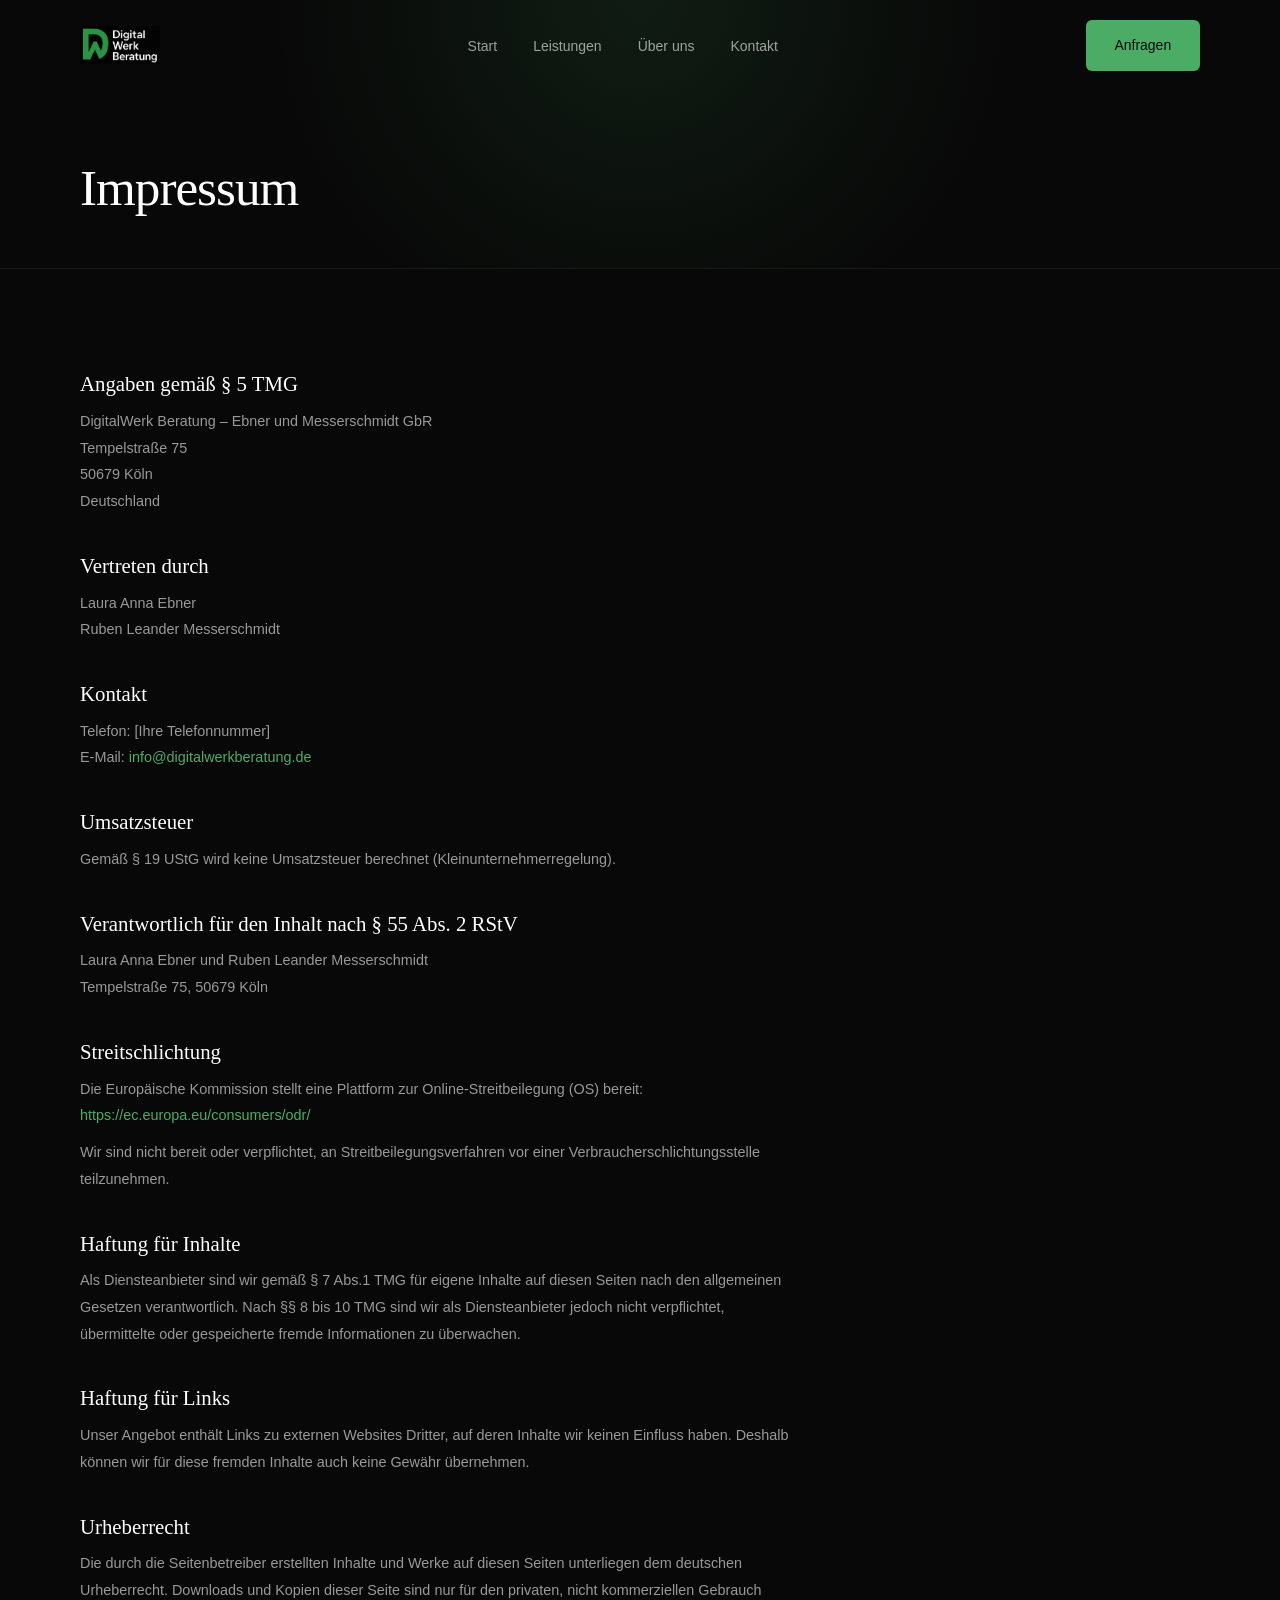
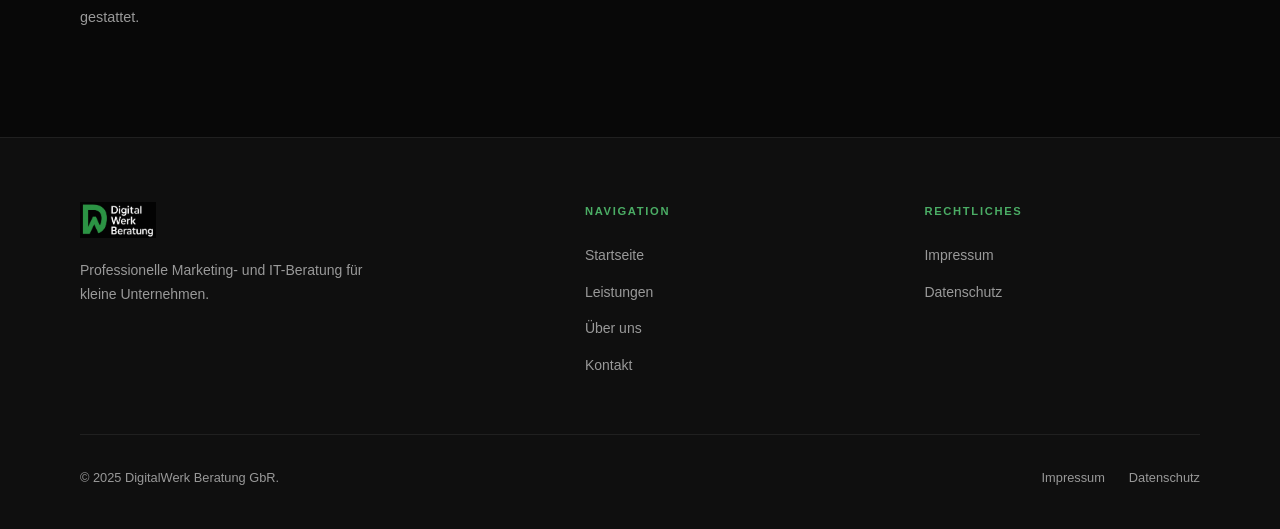
<file: impressum.html>
<!DOCTYPE html>
<html lang="de">
<head>
  <meta charset="UTF-8"/><meta name="viewport" content="width=device-width,initial-scale=1.0"/>
  <title>Impressum – DigitalWerk Beratung</title>
  <link rel="icon" type="image/png" href="assets/img/logo.png"/>
  <link rel="stylesheet" href="assets/css/style.css"/>
</head>
<body>
<nav class="nav">
  <div class="container nav__inner">
    <a href="index.html" class="nav__logo"><img src="assets/img/logo.png" alt="DigitalWerk Beratung"/></a>
    <ul class="nav__links"><li><a href="index.html">Start</a></li><li><a href="leistungen.html">Leistungen</a></li><li><a href="ueber-uns.html">Über uns</a></li><li><a href="kontakt.html">Kontakt</a></li></ul>
    <a href="kontakt.html" class="btn btn-primary nav__cta">Anfragen</a>
    <button class="nav__hamburger" aria-label="Menü"><span></span><span></span><span></span></button>
  </div>
</nav>
<div class="nav__mobile"><a href="index.html">Start</a><a href="leistungen.html">Leistungen</a><a href="ueber-uns.html">Über uns</a><a href="kontakt.html">Kontakt</a></div>

<section class="page-hero" style="padding-bottom:2rem;">
  <div class="page-hero__glow"></div>
  <div class="container">
    <h1 class="display-lg">Impressum</h1>
  </div>
</section>

<div class="container">
  <div class="legal-wrap">

    <h2>Angaben gemäß § 5 TMG</h2>
    <address>
      DigitalWerk Beratung – Ebner und Messerschmidt GbR<br/>
      Tempelstraße 75<br/>
      50679 Köln<br/>
      Deutschland
    </address>

    <h2>Vertreten durch</h2>
    <p>Laura Anna Ebner<br/>Ruben Leander Messerschmidt</p>

    <h2>Kontakt</h2>
    <p>
      Telefon: [Ihre Telefonnummer]<br/>
      E-Mail: <a href="mailto:info@digitalwerkberatung.de">info@digitalwerkberatung.de</a>
    </p>

    <h2>Umsatzsteuer</h2>
    <p>
      Gemäß § 19 UStG wird keine Umsatzsteuer berechnet (Kleinunternehmerregelung).
    </p>

    <h2>Verantwortlich für den Inhalt nach § 55 Abs. 2 RStV</h2>
    <p>Laura Anna Ebner und Ruben Leander Messerschmidt<br/>
    Tempelstraße 75, 50679 Köln</p>

    <h2>Streitschlichtung</h2>
    <p>Die Europäische Kommission stellt eine Plattform zur Online-Streitbeilegung (OS) bereit: <a href="https://ec.europa.eu/consumers/odr/" target="_blank" rel="noopener">https://ec.europa.eu/consumers/odr/</a></p>
    <p>Wir sind nicht bereit oder verpflichtet, an Streitbeilegungsverfahren vor einer Verbraucherschlichtungsstelle teilzunehmen.</p>

    <h2>Haftung für Inhalte</h2>
    <p>Als Diensteanbieter sind wir gemäß § 7 Abs.1 TMG für eigene Inhalte auf diesen Seiten nach den allgemeinen Gesetzen verantwortlich. Nach §§ 8 bis 10 TMG sind wir als Diensteanbieter jedoch nicht verpflichtet, übermittelte oder gespeicherte fremde Informationen zu überwachen.</p>

    <h2>Haftung für Links</h2>
    <p>Unser Angebot enthält Links zu externen Websites Dritter, auf deren Inhalte wir keinen Einfluss haben. Deshalb können wir für diese fremden Inhalte auch keine Gewähr übernehmen.</p>

    <h2>Urheberrecht</h2>
    <p>Die durch die Seitenbetreiber erstellten Inhalte und Werke auf diesen Seiten unterliegen dem deutschen Urheberrecht. Downloads und Kopien dieser Seite sind nur für den privaten, nicht kommerziellen Gebrauch gestattet.</p>

  </div>
</div>

<footer class="footer">
  <div class="container">
    <div class="footer__grid">
      <div class="footer__brand"><img src="assets/img/logo.png" alt="DigitalWerk Beratung"/><p>Professionelle Marketing- und IT-Beratung für kleine Unternehmen.</p></div>
      <div class="footer__col"><h4>Navigation</h4><ul><li><a href="index.html">Startseite</a></li><li><a href="leistungen.html">Leistungen</a></li><li><a href="ueber-uns.html">Über uns</a></li><li><a href="kontakt.html">Kontakt</a></li></ul></div>
      <div class="footer__col"><h4>Rechtliches</h4><ul><li><a href="impressum.html">Impressum</a></li><li><a href="datenschutz.html">Datenschutz</a></li></ul></div>
    </div>
    <div class="footer__bottom"><p>© 2025 DigitalWerk Beratung GbR.</p><div class="footer__legal"><a href="impressum.html">Impressum</a><a href="datenschutz.html">Datenschutz</a></div></div>
  </div>
</footer>
<script src="assets/js/main.js"></script>
</body>
</html>
</file>
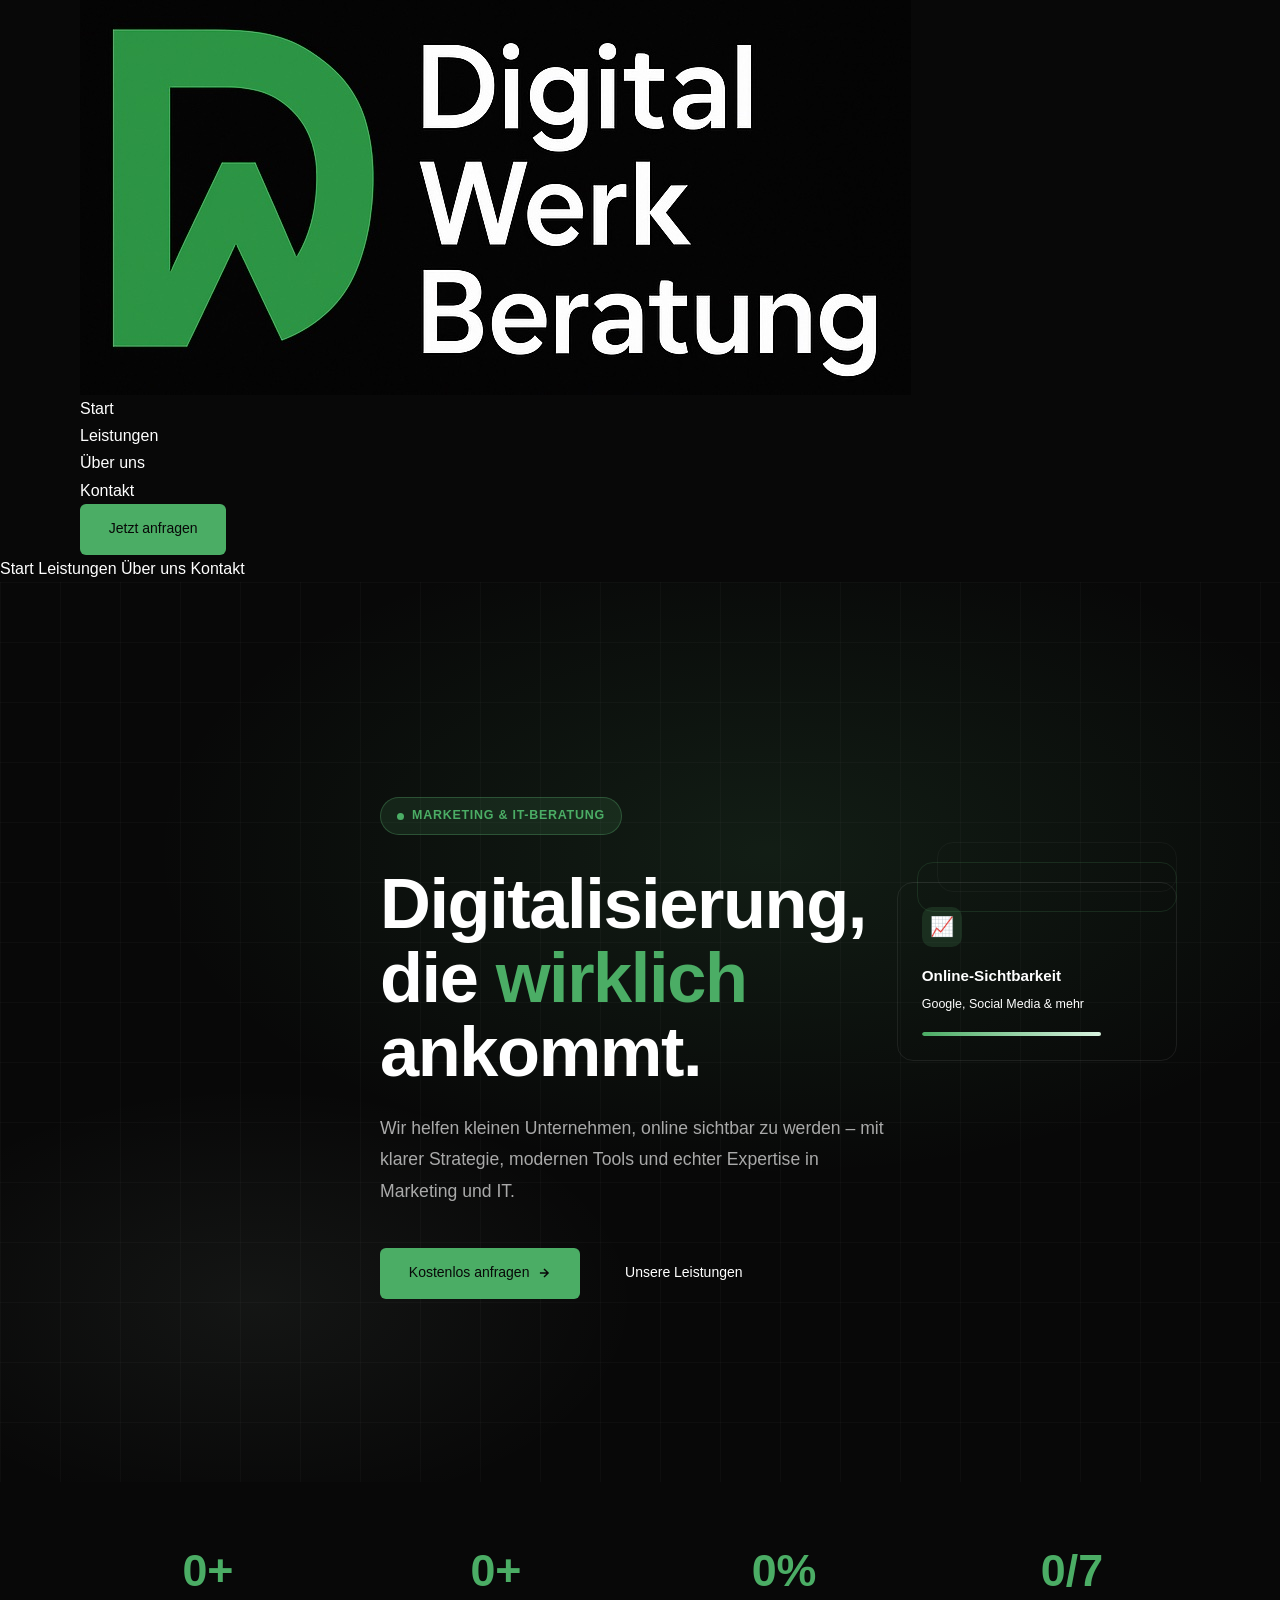
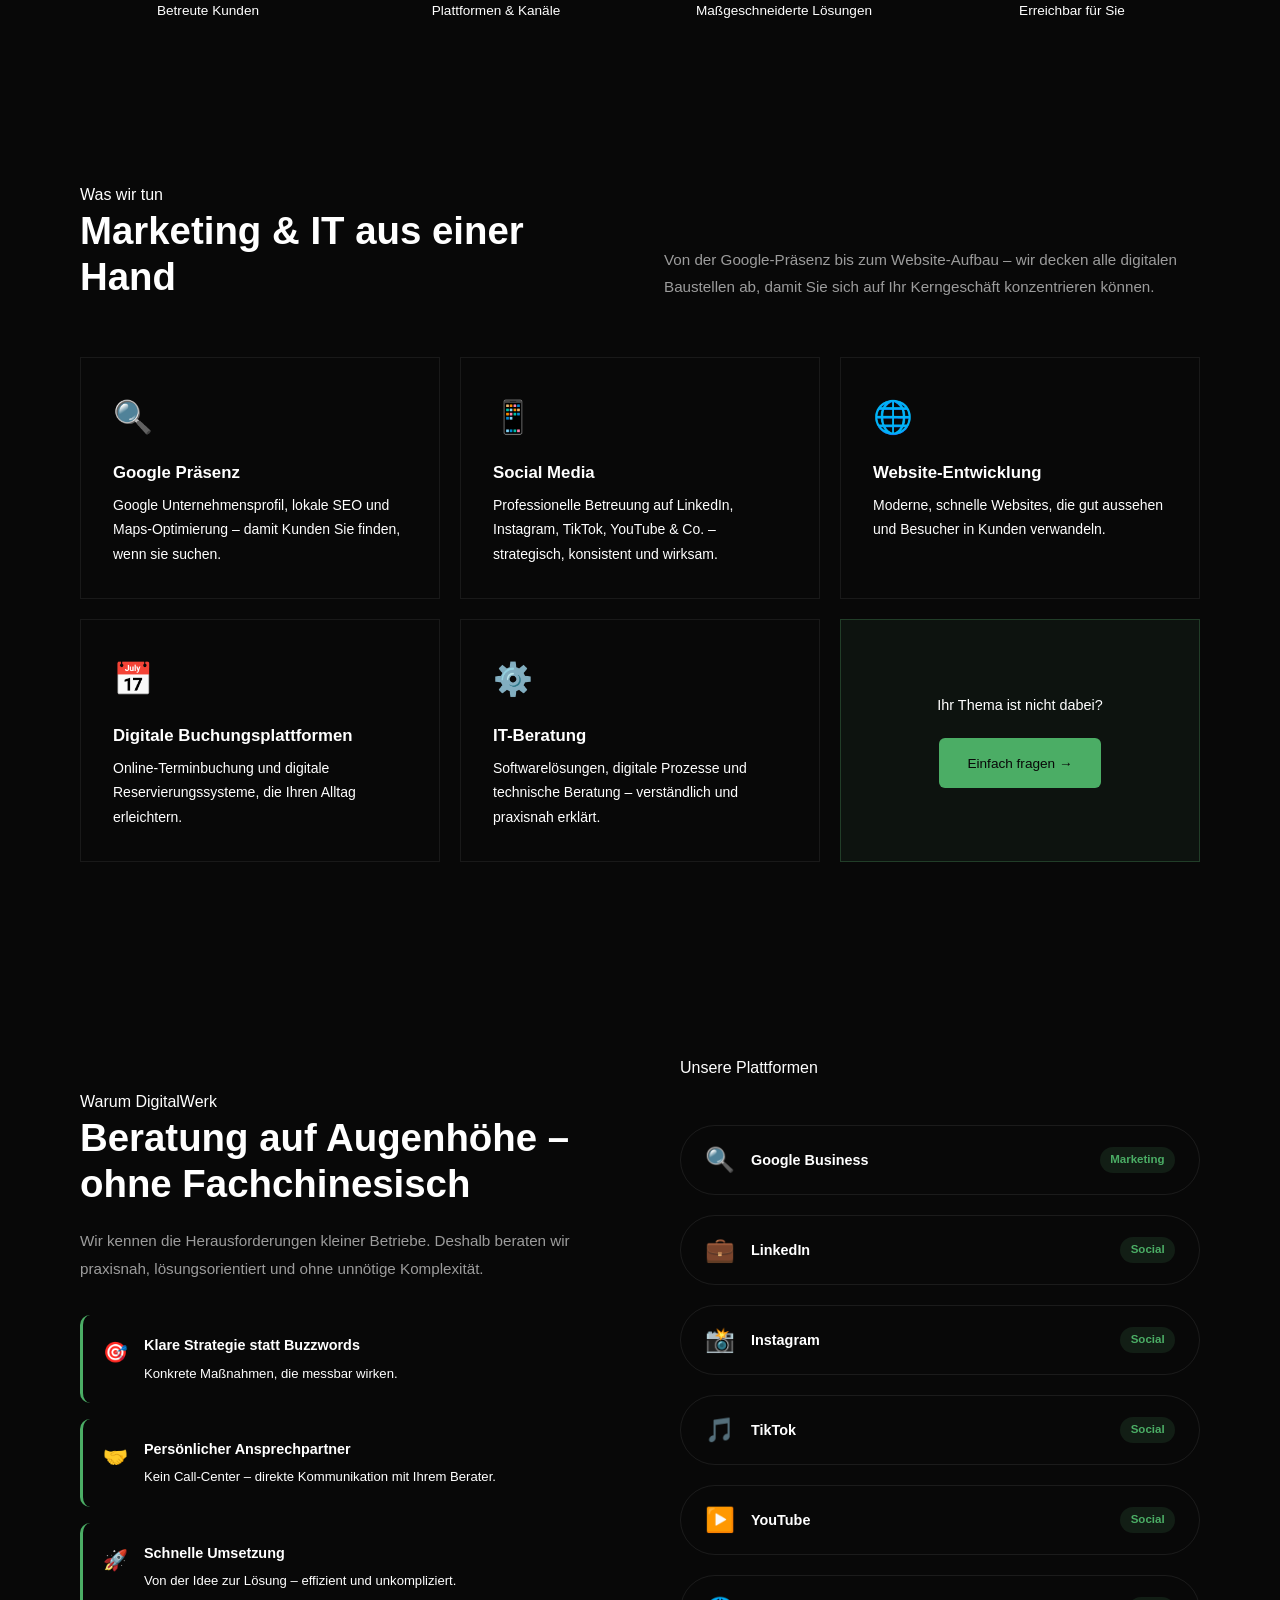
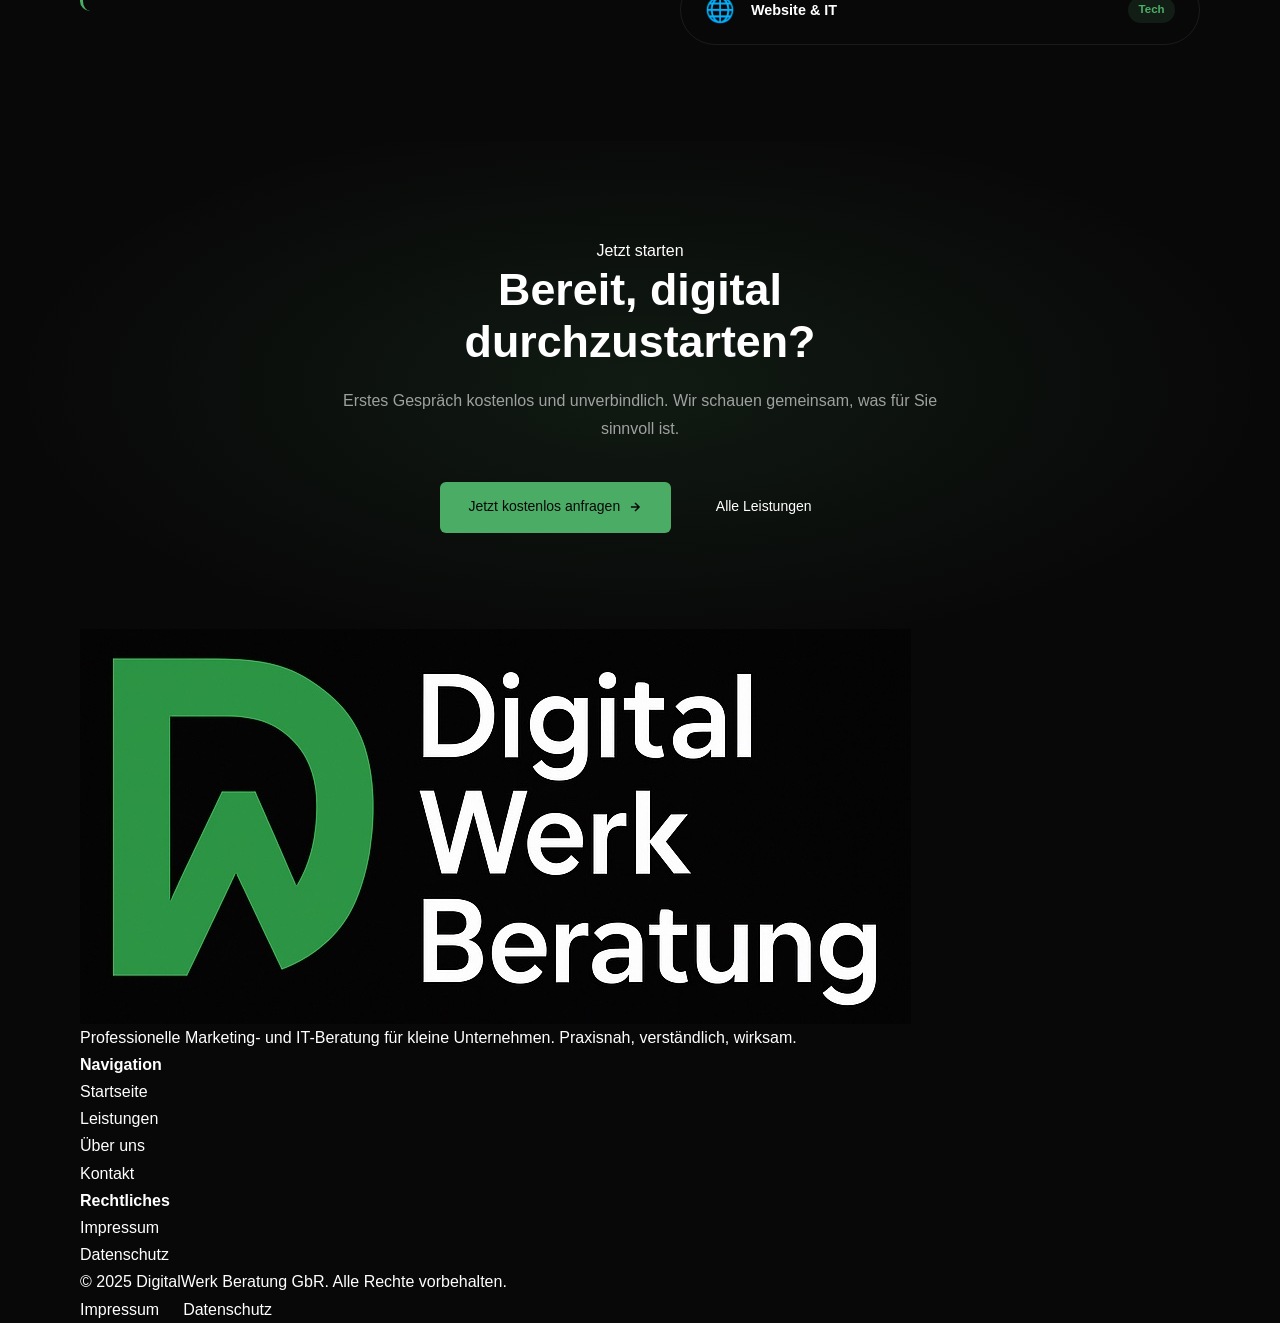
<file: index (1).html>
<!DOCTYPE html>
<html lang="de">
<head>
  <meta charset="UTF-8" />
  <meta name="viewport" content="width=device-width, initial-scale=1.0" />
  <title>DigitalWerk Beratung – Marketing & IT für kleine Unternehmen</title>
  <meta name="description" content="DigitalWerk Beratung GbR – Professionelle Marketing- und IT-Beratung. Google, Social Media, Websites und mehr. Praxisnah, verständlich, wirksam." />
  <link rel="icon" type="image/png" href="assets/img/logo.png" />
  <link rel="stylesheet" href="assets/css/style.css" />
  <style>
    /* ── HERO ── */
    .hero {
      min-height: 100vh;
      display: flex;
      align-items: center;
      position: relative;
      overflow: hidden;
      padding: 7rem 0 5rem;
    }

    .hero-bg {
      position: absolute;
      inset: 0;
      background:
        radial-gradient(ellipse 80% 60% at 60% 30%, rgba(92,186,116,0.12) 0%, transparent 60%),
        radial-gradient(ellipse 50% 40% at 20% 80%, rgba(217,243,224,0.06) 0%, transparent 60%);
      pointer-events: none;
    }

    .hero-grid-lines {
      position: absolute;
      inset: 0;
      background-image:
        linear-gradient(rgba(255,255,255,0.025) 1px, transparent 1px),
        linear-gradient(90deg, rgba(255,255,255,0.025) 1px, transparent 1px);
      background-size: 60px 60px;
      pointer-events: none;
    }

    .hero-content {
      position: relative;
      z-index: 2;
      max-width: 680px;
    }

    .hero-badge {
      display: inline-flex;
      align-items: center;
      gap: 0.5rem;
      background: rgba(92,186,116,0.12);
      border: 1px solid rgba(92,186,116,0.3);
      color: var(--green-mid);
      padding: 0.45rem 1rem;
      border-radius: 100px;
      font-size: 0.78rem;
      font-family: var(--font-display);
      font-weight: 600;
      letter-spacing: 0.06em;
      text-transform: uppercase;
      margin-bottom: 2rem;
    }

    .hero-badge::before {
      content: '';
      width: 7px; height: 7px;
      background: var(--green-mid);
      border-radius: 50%;
      animation: pulse 2s infinite;
    }

    @keyframes pulse {
      0%, 100% { opacity: 1; transform: scale(1); }
      50% { opacity: 0.5; transform: scale(1.5); }
    }

    .hero h1 {
      font-family: var(--font-display);
      font-size: clamp(2.8rem, 5.5vw, 4.8rem);
      font-weight: 800;
      line-height: 1.05;
      letter-spacing: -0.02em;
      margin-bottom: 1.5rem;
    }

    .hero h1 em {
      font-style: normal;
      color: var(--green-mid);
    }

    .hero p.lead {
      font-size: 1.1rem;
      color: rgba(255,255,255,0.65);
      max-width: 520px;
      margin-bottom: 2.5rem;
      line-height: 1.8;
    }

    .hero-actions {
      display: flex;
      align-items: center;
      gap: 1rem;
      flex-wrap: wrap;
    }

    .hero-visual {
      position: absolute;
      right: -2%;
      top: 50%;
      transform: translateY(-50%);
      width: 42%;
      display: flex;
      align-items: center;
      justify-content: center;
      pointer-events: none;
    }

    .hero-card-stack {
      position: relative;
      width: 360px;
      height: 380px;
    }

    .hero-card {
      position: absolute;
      background: var(--black-card);
      border: 1px solid rgba(255,255,255,0.08);
      border-radius: 16px;
      padding: 1.5rem;
    }

    .hero-card-main {
      width: 280px;
      top: 40px; left: 40px;
      z-index: 3;
      animation: float 6s ease-in-out infinite;
    }

    .hero-card-back1 {
      width: 260px;
      top: 20px; left: 60px;
      z-index: 2;
      border-color: rgba(92,186,116,0.15);
      animation: float 6s ease-in-out infinite 0.5s;
    }

    .hero-card-back2 {
      width: 240px;
      top: 0; left: 80px;
      z-index: 1;
      opacity: 0.5;
    }

    @keyframes float {
      0%, 100% { transform: translateY(0); }
      50% { transform: translateY(-10px); }
    }

    .card-icon {
      width: 40px; height: 40px;
      background: rgba(92,186,116,0.15);
      border-radius: 10px;
      display: flex; align-items: center; justify-content: center;
      margin-bottom: 1rem;
      font-size: 1.2rem;
    }

    .card-title {
      font-family: var(--font-display);
      font-size: 0.95rem;
      font-weight: 700;
      margin-bottom: 0.35rem;
    }

    .card-desc {
      font-size: 0.78rem;
      color: var(--gray);
    }

    .card-bar {
      margin-top: 1rem;
      height: 4px;
      background: var(--gray-light);
      border-radius: 4px;
      overflow: hidden;
    }

    .card-bar-fill {
      height: 100%;
      background: linear-gradient(90deg, var(--green-mid), var(--green));
      border-radius: 4px;
      animation: bar-grow 2s ease forwards 1.5s;
      width: 0;
    }

    @keyframes bar-grow { to { width: 78%; } }

    /* ── STATS ── */
    .stats {
      padding: 4rem 0;
      border-top: 1px solid var(--gray-light);
      border-bottom: 1px solid var(--gray-light);
    }

    .stats-grid {
      display: grid;
      grid-template-columns: repeat(4, 1fr);
      gap: 2rem;
      text-align: center;
    }

    .stat-item h3 {
      font-family: var(--font-display);
      font-size: clamp(2rem, 3.5vw, 2.8rem);
      font-weight: 800;
      color: var(--green-mid);
      margin-bottom: 0.35rem;
    }

    .stat-item p {
      font-size: 0.85rem;
      color: var(--gray);
      line-height: 1.5;
    }

    /* ── SERVICES OVERVIEW ── */
    .services-overview {
      padding: 6rem 0;
    }

    .services-header {
      display: grid;
      grid-template-columns: 1fr 1fr;
      gap: 3rem;
      align-items: end;
      margin-bottom: 3.5rem;
    }

    .services-header h2 {
      font-family: var(--font-display);
      font-size: clamp(1.8rem, 3vw, 2.6rem);
      font-weight: 800;
      line-height: 1.2;
    }

    .services-header p {
      color: rgba(255,255,255,0.6);
      font-size: 0.95rem;
      line-height: 1.8;
    }

    .services-grid {
      display: grid;
      grid-template-columns: repeat(3, 1fr);
      gap: 1.25rem;
    }

    .service-card {
      background: var(--black-card);
      border: 1px solid rgba(255,255,255,0.07);
      border-radius: var(--radius);
      padding: 2rem;
      transition: border-color var(--transition), transform var(--transition), box-shadow var(--transition);
      cursor: default;
    }

    .service-card:hover {
      border-color: rgba(92,186,116,0.4);
      transform: translateY(-4px);
      box-shadow: 0 16px 40px rgba(0,0,0,0.4);
    }

    .service-card-icon {
      font-size: 2rem;
      margin-bottom: 1.25rem;
    }

    .service-card h3 {
      font-family: var(--font-display);
      font-size: 1.05rem;
      font-weight: 700;
      margin-bottom: 0.65rem;
    }

    .service-card p {
      font-size: 0.875rem;
      color: var(--gray);
      line-height: 1.75;
    }

    /* ── WHY US ── */
    .why-us {
      padding: 6rem 0;
      background: var(--black-soft);
    }

    .why-us-inner {
      display: grid;
      grid-template-columns: 1fr 1fr;
      gap: 5rem;
      align-items: center;
    }

    .why-us-text h2 {
      font-family: var(--font-display);
      font-size: clamp(1.8rem, 3vw, 2.5rem);
      font-weight: 800;
      line-height: 1.2;
      margin-bottom: 1.25rem;
    }

    .why-us-text p {
      color: rgba(255,255,255,0.6);
      font-size: 0.95rem;
      line-height: 1.85;
      margin-bottom: 2rem;
    }

    .why-list {
      display: flex;
      flex-direction: column;
      gap: 1rem;
    }

    .why-item {
      display: flex;
      align-items: flex-start;
      gap: 1rem;
      padding: 1.1rem 1.25rem;
      background: var(--black-card);
      border-radius: 10px;
      border-left: 3px solid var(--green-mid);
    }

    .why-item-icon {
      font-size: 1.25rem;
      flex-shrink: 0;
      margin-top: 0.1rem;
    }

    .why-item-text h4 {
      font-family: var(--font-display);
      font-size: 0.9rem;
      font-weight: 700;
      margin-bottom: 0.25rem;
    }

    .why-item-text p {
      font-size: 0.82rem;
      color: var(--gray);
      margin: 0;
    }

    .why-us-visual {
      display: flex;
      flex-direction: column;
      gap: 1.25rem;
    }

    .platform-pill {
      background: var(--black-card);
      border: 1px solid rgba(255,255,255,0.08);
      border-radius: 100px;
      padding: 0.85rem 1.5rem;
      display: flex;
      align-items: center;
      gap: 1rem;
      transition: border-color var(--transition), transform var(--transition);
    }

    .platform-pill:hover {
      border-color: rgba(92,186,116,0.3);
      transform: translateX(6px);
    }

    .platform-pill span:first-child {
      font-size: 1.5rem;
    }

    .platform-pill-name {
      font-family: var(--font-display);
      font-size: 0.9rem;
      font-weight: 700;
      flex: 1;
    }

    .platform-pill-tag {
      font-size: 0.72rem;
      background: rgba(92,186,116,0.12);
      color: var(--green-mid);
      padding: 0.2rem 0.65rem;
      border-radius: 100px;
      font-family: var(--font-display);
      font-weight: 600;
    }

    /* ── CTA ── */
    .cta-section {
      padding: 6rem 0;
      text-align: center;
      position: relative;
      overflow: hidden;
    }

    .cta-section::before {
      content: '';
      position: absolute;
      inset: 0;
      background: radial-gradient(ellipse 70% 80% at 50% 50%, rgba(92,186,116,0.1) 0%, transparent 70%);
      pointer-events: none;
    }

    .cta-inner {
      position: relative;
      max-width: 640px;
      margin: 0 auto;
    }

    .cta-inner h2 {
      font-family: var(--font-display);
      font-size: clamp(2rem, 3.5vw, 3rem);
      font-weight: 800;
      line-height: 1.15;
      margin-bottom: 1.25rem;
    }

    .cta-inner p {
      color: rgba(255,255,255,0.6);
      font-size: 1rem;
      margin-bottom: 2.5rem;
    }

    .cta-actions {
      display: flex;
      align-items: center;
      justify-content: center;
      gap: 1rem;
      flex-wrap: wrap;
    }

    /* RESPONSIVE */
    @media (max-width: 960px) {
      .hero-visual { display: none; }
      .hero-content { max-width: 100%; }
      .stats-grid { grid-template-columns: repeat(2, 1fr); }
      .services-header { grid-template-columns: 1fr; }
      .services-grid { grid-template-columns: 1fr 1fr; }
      .why-us-inner { grid-template-columns: 1fr; gap: 3rem; }
    }

    @media (max-width: 600px) {
      .services-grid { grid-template-columns: 1fr; }
      .stats-grid { grid-template-columns: repeat(2, 1fr); }
    }
  </style>
</head>
<body>

<!-- NAVIGATION -->
<nav>
  <div class="container nav-inner">
    <a href="index.html" class="nav-logo">
      <img src="assets/img/logo.png" alt="DigitalWerk Beratung Logo" />
    </a>
    <ul class="nav-links">
      <li><a href="index.html" class="active">Start</a></li>
      <li><a href="leistungen.html">Leistungen</a></li>
      <li><a href="ueber-uns.html">Über uns</a></li>
      <li><a href="kontakt.html">Kontakt</a></li>
    </ul>
    <a href="kontakt.html" class="btn btn-primary nav-cta">Jetzt anfragen</a>
    <button class="nav-hamburger" aria-label="Menü öffnen">
      <span></span><span></span><span></span>
    </button>
  </div>
</nav>

<!-- MOBILE MENU -->
<div class="nav-mobile">
  <a href="index.html">Start</a>
  <a href="leistungen.html">Leistungen</a>
  <a href="ueber-uns.html">Über uns</a>
  <a href="kontakt.html">Kontakt</a>
</div>

<!-- HERO -->
<section class="hero">
  <div class="hero-bg"></div>
  <div class="hero-grid-lines"></div>
  <div class="container">
    <div class="hero-content">
      <div class="hero-badge">Marketing &amp; IT-Beratung</div>
      <h1>
        Digitalisierung,<br />
        die <em>wirklich</em><br />
        ankommt.
      </h1>
      <p class="lead">
        Wir helfen kleinen Unternehmen, online sichtbar zu werden –
        mit klarer Strategie, modernen Tools und echter Expertise in
        Marketing und IT.
      </p>
      <div class="hero-actions">
        <a href="kontakt.html" class="btn btn-primary">
          Kostenlos anfragen
          <svg class="btn-arrow" viewBox="0 0 24 24" fill="none" stroke="currentColor" stroke-width="2.5"><path d="M5 12h14M12 5l7 7-7 7"/></svg>
        </a>
        <a href="leistungen.html" class="btn btn-outline">Unsere Leistungen</a>
      </div>
    </div>
  </div>
  <div class="hero-visual">
    <div class="hero-card-stack">
      <div class="hero-card hero-card-back2"></div>
      <div class="hero-card hero-card-back1"></div>
      <div class="hero-card hero-card-main">
        <div class="card-icon">📈</div>
        <div class="card-title">Online-Sichtbarkeit</div>
        <div class="card-desc">Google, Social Media & mehr</div>
        <div class="card-bar"><div class="card-bar-fill"></div></div>
      </div>
    </div>
  </div>
</section>

<!-- STATS -->
<section class="stats">
  <div class="container">
    <div class="stats-grid">
      <div class="stat-item fade-up">
        <h3><span data-target="50" data-suffix="+">0+</span></h3>
        <p>Betreute Kunden</p>
      </div>
      <div class="stat-item fade-up">
        <h3><span data-target="8" data-suffix="+">0+</span></h3>
        <p>Plattformen & Kanäle</p>
      </div>
      <div class="stat-item fade-up">
        <h3><span data-target="100" data-suffix="%">0%</span></h3>
        <p>Maßgeschneiderte Lösungen</p>
      </div>
      <div class="stat-item fade-up">
        <h3><span data-target="24" data-suffix="/7">0/7</span></h3>
        <p>Erreichbar für Sie</p>
      </div>
    </div>
  </div>
</section>

<!-- SERVICES OVERVIEW -->
<section class="services-overview">
  <div class="container">
    <div class="services-header">
      <div class="fade-up">
        <div class="section-label">Was wir tun</div>
        <h2>Marketing &amp; IT aus einer Hand</h2>
      </div>
      <p class="fade-up">
        Von der Google-Präsenz bis zum Website-Aufbau – wir decken alle
        digitalen Baustellen ab, damit Sie sich auf Ihr Kerngeschäft konzentrieren können.
      </p>
    </div>
    <div class="services-grid">
      <div class="service-card fade-up">
        <div class="service-card-icon">🔍</div>
        <h3>Google Präsenz</h3>
        <p>Google Unternehmensprofil, lokale SEO und Maps-Optimierung – damit Kunden Sie finden, wenn sie suchen.</p>
      </div>
      <div class="service-card fade-up">
        <div class="service-card-icon">📱</div>
        <h3>Social Media</h3>
        <p>Professionelle Betreuung auf LinkedIn, Instagram, TikTok, YouTube & Co. – strategisch, konsistent und wirksam.</p>
      </div>
      <div class="service-card fade-up">
        <div class="service-card-icon">🌐</div>
        <h3>Website-Entwicklung</h3>
        <p>Moderne, schnelle Websites, die gut aussehen und Besucher in Kunden verwandeln.</p>
      </div>
      <div class="service-card fade-up">
        <div class="service-card-icon">📅</div>
        <h3>Digitale Buchungsplattformen</h3>
        <p>Online-Terminbuchung und digitale Reservierungssysteme, die Ihren Alltag erleichtern.</p>
      </div>
      <div class="service-card fade-up">
        <div class="service-card-icon">⚙️</div>
        <h3>IT-Beratung</h3>
        <p>Softwarelösungen, digitale Prozesse und technische Beratung – verständlich und praxisnah erklärt.</p>
      </div>
      <div class="service-card fade-up" style="display:flex;flex-direction:column;justify-content:center;align-items:center;text-align:center;background:rgba(92,186,116,0.06);border-color:rgba(92,186,116,0.25);">
        <p style="color:var(--gray);font-size:0.9rem;margin-bottom:1.25rem;">Ihr Thema ist nicht dabei?</p>
        <a href="kontakt.html" class="btn btn-primary" style="font-size:0.85rem;">Einfach fragen →</a>
      </div>
    </div>
  </div>
</section>

<!-- WHY US -->
<section class="why-us">
  <div class="container">
    <div class="why-us-inner">
      <div class="why-us-text fade-up">
        <div class="section-label">Warum DigitalWerk</div>
        <h2>Beratung auf Augenhöhe – ohne Fachchinesisch</h2>
        <p>
          Wir kennen die Herausforderungen kleiner Betriebe. Deshalb beraten
          wir praxisnah, lösungsorientiert und ohne unnötige Komplexität.
        </p>
        <div class="why-list">
          <div class="why-item">
            <div class="why-item-icon">🎯</div>
            <div class="why-item-text">
              <h4>Klare Strategie statt Buzzwords</h4>
              <p>Konkrete Maßnahmen, die messbar wirken.</p>
            </div>
          </div>
          <div class="why-item">
            <div class="why-item-icon">🤝</div>
            <div class="why-item-text">
              <h4>Persönlicher Ansprechpartner</h4>
              <p>Kein Call-Center – direkte Kommunikation mit Ihrem Berater.</p>
            </div>
          </div>
          <div class="why-item">
            <div class="why-item-icon">🚀</div>
            <div class="why-item-text">
              <h4>Schnelle Umsetzung</h4>
              <p>Von der Idee zur Lösung – effizient und unkompliziert.</p>
            </div>
          </div>
        </div>
      </div>
      <div class="why-us-visual fade-up">
        <div class="section-label" style="margin-bottom:1.5rem;">Unsere Plattformen</div>
        <div class="platform-pill"><span>🔍</span><span class="platform-pill-name">Google Business</span><span class="platform-pill-tag">Marketing</span></div>
        <div class="platform-pill"><span>💼</span><span class="platform-pill-name">LinkedIn</span><span class="platform-pill-tag">Social</span></div>
        <div class="platform-pill"><span>📸</span><span class="platform-pill-name">Instagram</span><span class="platform-pill-tag">Social</span></div>
        <div class="platform-pill"><span>🎵</span><span class="platform-pill-name">TikTok</span><span class="platform-pill-tag">Social</span></div>
        <div class="platform-pill"><span>▶️</span><span class="platform-pill-name">YouTube</span><span class="platform-pill-tag">Social</span></div>
        <div class="platform-pill"><span>🌐</span><span class="platform-pill-name">Website & IT</span><span class="platform-pill-tag">Tech</span></div>
      </div>
    </div>
  </div>
</section>

<!-- CTA -->
<section class="cta-section">
  <div class="container">
    <div class="cta-inner">
      <div class="section-label" style="justify-content:center;">Jetzt starten</div>
      <h2 class="fade-up">Bereit, digital durchzustarten?</h2>
      <p class="fade-up">Erstes Gespräch kostenlos und unverbindlich. Wir schauen gemeinsam, was für Sie sinnvoll ist.</p>
      <div class="cta-actions fade-up">
        <a href="kontakt.html" class="btn btn-primary">
          Jetzt kostenlos anfragen
          <svg class="btn-arrow" viewBox="0 0 24 24" fill="none" stroke="currentColor" stroke-width="2.5"><path d="M5 12h14M12 5l7 7-7 7"/></svg>
        </a>
        <a href="leistungen.html" class="btn btn-outline">Alle Leistungen</a>
      </div>
    </div>
  </div>
</section>

<!-- FOOTER -->
<footer>
  <div class="container">
    <div class="footer-grid">
      <div class="footer-brand">
        <img src="assets/img/logo.png" alt="DigitalWerk Beratung" />
        <p>Professionelle Marketing- und IT-Beratung für kleine Unternehmen. Praxisnah, verständlich, wirksam.</p>
      </div>
      <div class="footer-col">
        <h4>Navigation</h4>
        <ul>
          <li><a href="index.html">Startseite</a></li>
          <li><a href="leistungen.html">Leistungen</a></li>
          <li><a href="ueber-uns.html">Über uns</a></li>
          <li><a href="kontakt.html">Kontakt</a></li>
        </ul>
      </div>
      <div class="footer-col">
        <h4>Rechtliches</h4>
        <ul>
          <li><a href="impressum.html">Impressum</a></li>
          <li><a href="datenschutz.html">Datenschutz</a></li>
        </ul>
      </div>
    </div>
    <div class="footer-bottom">
      <p>© 2025 DigitalWerk Beratung GbR. Alle Rechte vorbehalten.</p>
      <div style="display:flex;gap:1.5rem;">
        <a href="impressum.html">Impressum</a>
        <a href="datenschutz.html">Datenschutz</a>
      </div>
    </div>
  </div>
</footer>

<script src="assets/js/main.js"></script>
</body>
</html>
</file>
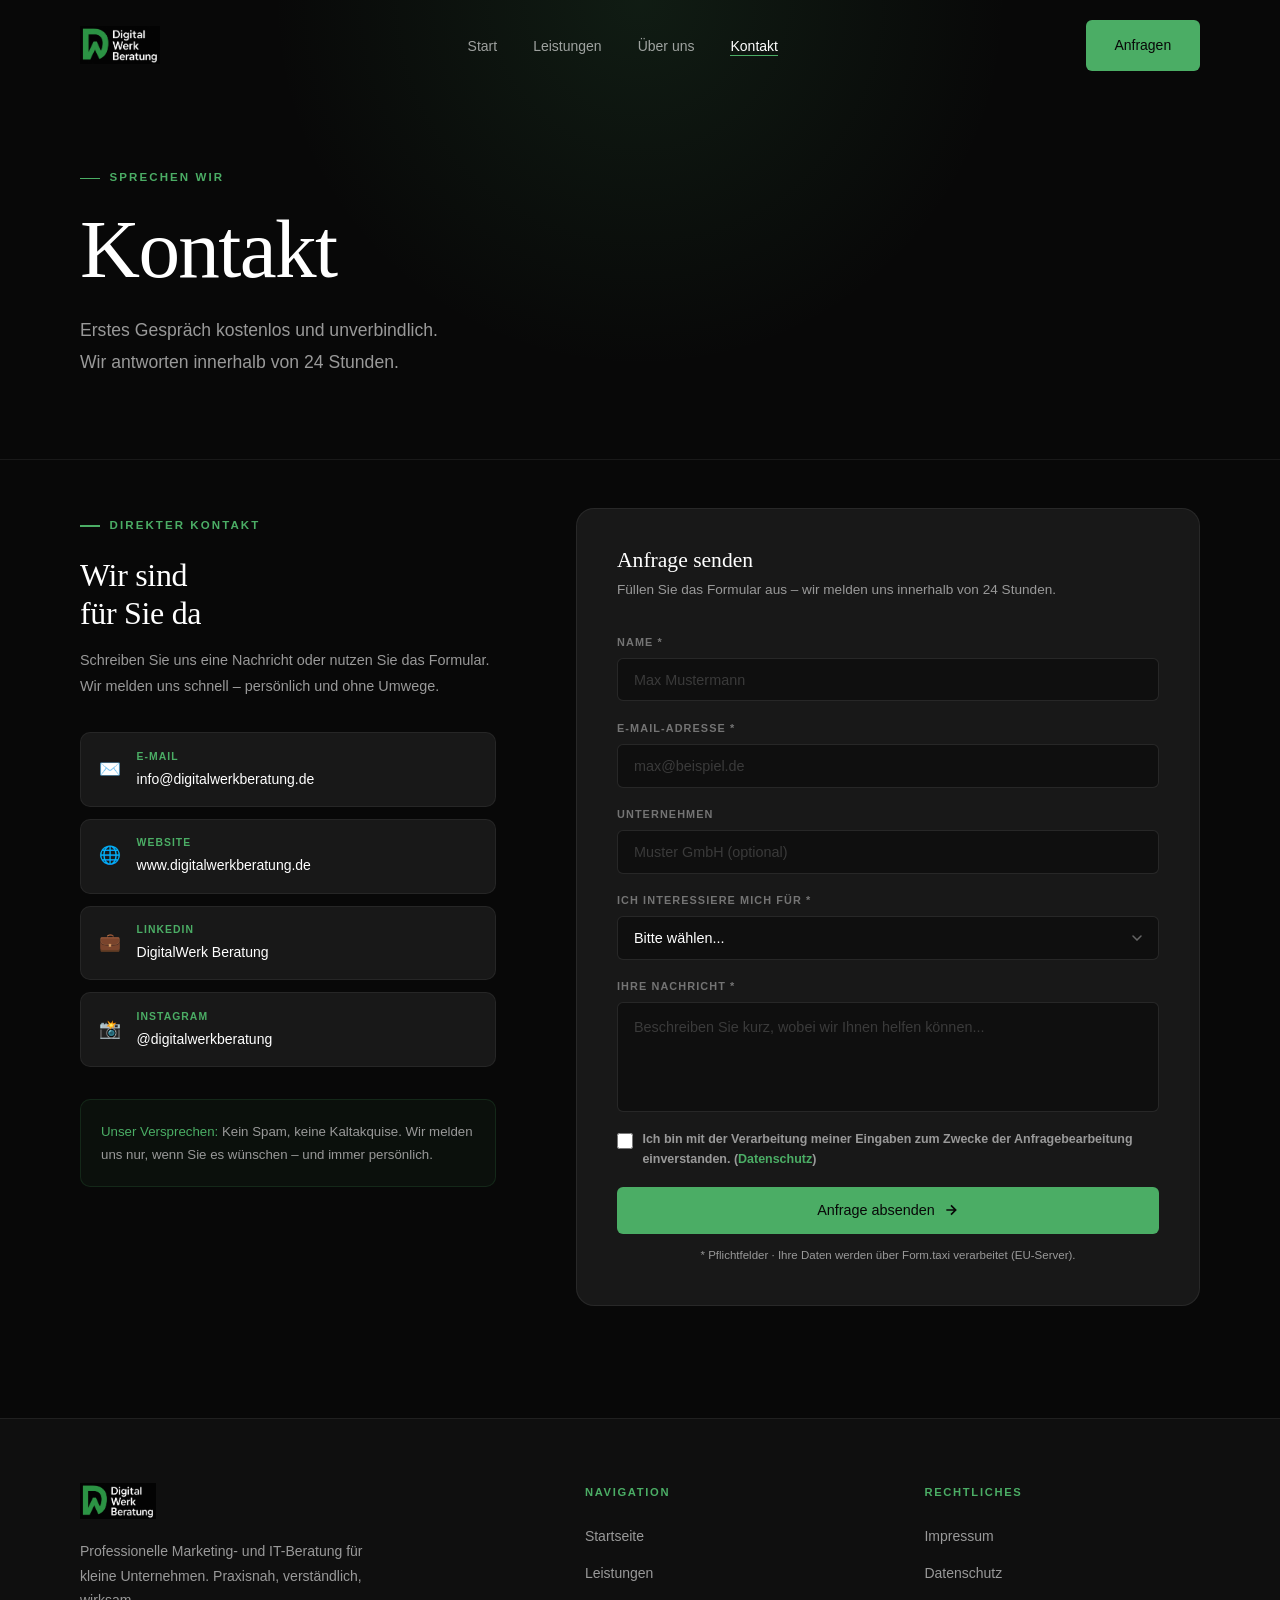
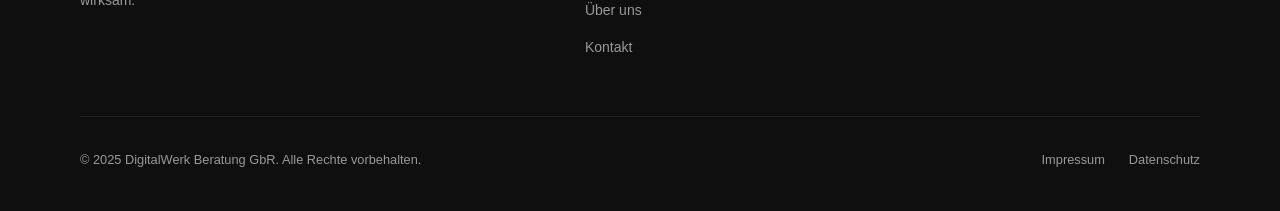
<file: kontakt.html>
<!DOCTYPE html>
<html lang="de">
<head>
  <meta charset="UTF-8"/>
  <meta name="viewport" content="width=device-width,initial-scale=1.0"/>
  <title>Kontakt – DigitalWerk Beratung</title>
  <meta name="description" content="Nehmen Sie Kontakt mit DigitalWerk Beratung auf. Erstes Gespräch kostenlos."/>
  <link rel="icon" type="image/png" href="assets/img/logo.png"/>
  <link rel="stylesheet" href="assets/css/style.css"/>
  <style>
  .contact { padding: 3rem 0 7rem; }
  .contact__layout {
    display: grid;
    grid-template-columns: 1fr 1.5fr;
    gap: 5rem;
    align-items: start;
  }

  /* LEFT */
  .contact__info { position: sticky; top: 8rem; }
  .contact__info h2 {
    font-size: clamp(1.4rem, 2.5vw, 2rem);
    font-weight: 300;
    letter-spacing: -0.01em;
    margin-bottom: 1rem;
    line-height: 1.2;
  }
  .contact__info > p { font-size: 0.9rem; color: var(--gray-1); line-height: 1.8; margin-bottom: 2rem; }

  .contact__details { display: flex; flex-direction: column; gap: 0.75rem; margin-bottom: 2rem; }
  .detail {
    display: flex;
    align-items: center;
    gap: 1rem;
    padding: 0.9rem 1.1rem;
    background: var(--black-3);
    border: 1px solid rgba(255,255,255,0.06);
    border-radius: var(--r-md);
    transition: border-color var(--t), transform var(--t);
  }
  .detail:hover { border-color: rgba(75,173,101,0.25); transform: translateX(3px); }
  .detail__icon { font-size: 1.1rem; flex-shrink: 0; }
  .detail__label { font-size: 0.65rem; font-weight: 600; letter-spacing: 0.1em; text-transform: uppercase; color: var(--green-mid); margin-bottom: 0.15rem; }
  .detail__val { font-size: 0.875rem; color: var(--white); }
  .detail__val a { color: var(--white); transition: color var(--t); }
  .detail__val a:hover { color: var(--green-mid); }

  .promise {
    background: rgba(75,173,101,0.05);
    border: 1px solid rgba(75,173,101,0.15);
    border-radius: var(--r-md);
    padding: 1.25rem;
  }
  .promise p { font-size: 0.83rem; color: var(--gray-1); line-height: 1.75; }
  .promise strong { color: var(--green-mid); font-weight: 500; }

  /* RIGHT: FORM */
  .contact__form-wrap {
    background: var(--black-3);
    border: 1px solid rgba(255,255,255,0.07);
    border-radius: var(--r-lg);
    padding: 2.5rem;
  }
  .contact__form-wrap h3 {
    font-family: var(--display);
    font-size: 1.35rem;
    font-weight: 300;
    margin-bottom: 0.35rem;
  }
  .contact__form-wrap > p { font-size: 0.85rem; color: var(--gray-1); margin-bottom: 2rem; }

  .form-row { display: grid; grid-template-columns: 1fr 1fr; gap: 1rem; }

  .field { display: flex; flex-direction: column; gap: 0.4rem; margin-bottom: 1.1rem; }
  .field label {
    font-size: 0.68rem;
    font-weight: 600;
    letter-spacing: 0.1em;
    text-transform: uppercase;
    color: rgba(255,255,255,0.4);
  }
  .field input,
  .field select,
  .field textarea {
    background: var(--black-2);
    border: 1px solid rgba(255,255,255,0.1);
    border-radius: var(--r-sm);
    padding: 0.8rem 1rem;
    font-family: var(--sans);
    font-size: 0.9rem;
    font-weight: 300;
    color: var(--white);
    transition: border-color var(--t), box-shadow var(--t);
    outline: none;
    width: 100%;
  }
  .field input::placeholder, .field textarea::placeholder { color: rgba(255,255,255,0.18); }
  .field input:focus, .field select:focus, .field textarea:focus {
    border-color: var(--green-mid);
    box-shadow: 0 0 0 3px rgba(75,173,101,0.1);
  }
  .field select {
    appearance: none;
    cursor: pointer;
    background-image: url("data:image/svg+xml,%3Csvg xmlns='http://www.w3.org/2000/svg' width='10' height='6'%3E%3Cpath d='M1 1l4 4 4-4' stroke='%23666' stroke-width='1.5' fill='none' stroke-linecap='round'/%3E%3C/svg%3E");
    background-repeat: no-repeat;
    background-position: right 1rem center;
  }
  .field select option { background: var(--black-3); }
  .field textarea { resize: none; min-height: 110px; line-height: 1.65; }

  .submit-btn {
    width: 100%;
    padding: 0.95rem;
    background: var(--green-mid);
    color: var(--black);
    border-radius: var(--r-sm);
    font-family: var(--sans);
    font-size: 0.9rem;
    font-weight: 500;
    display: flex;
    align-items: center;
    justify-content: center;
    gap: 0.5rem;
    transition: var(--t);
    margin-top: 0.25rem;
  }
  .submit-btn:hover { background: var(--green); box-shadow: 0 0 30px rgba(75,173,101,0.25); }
  .form-note { font-size: 0.72rem; color: var(--gray-1); text-align: center; margin-top: 0.75rem; }

  /* RESPONSIVE */
  @media (max-width: 900px) {
    .contact__layout { grid-template-columns: 1fr; gap: 3rem; }
    .contact__info { position: static; }
    .form-row { grid-template-columns: 1fr; }
    .contact__form-wrap { padding: 1.75rem; }
  }
  </style>
</head>
<body>

<nav class="nav">
  <div class="container nav__inner">
    <a href="index.html" class="nav__logo"><img src="assets/img/logo.png" alt="DigitalWerk Beratung"/></a>
    <ul class="nav__links">
      <li><a href="index.html">Start</a></li>
      <li><a href="leistungen.html">Leistungen</a></li>
      <li><a href="ueber-uns.html">Über uns</a></li>
      <li><a href="kontakt.html" class="active">Kontakt</a></li>
    </ul>
    <a href="kontakt.html" class="btn btn-primary nav__cta">Anfragen</a>
    <button class="nav__hamburger" aria-label="Menü"><span></span><span></span><span></span></button>
  </div>
</nav>
<div class="nav__mobile">
  <a href="index.html">Start</a><a href="leistungen.html">Leistungen</a>
  <a href="ueber-uns.html">Über uns</a><a href="kontakt.html">Kontakt</a>
</div>

<section class="page-hero">
  <div class="page-hero__glow"></div>
  <div class="container">
    <div class="eyebrow reveal">Sprechen wir</div>
    <h1 class="display-xl reveal" data-delay="80" style="margin-bottom:1.5rem;">Kontakt</h1>
    <p class="body-lg reveal" data-delay="160">
      Erstes Gespräch kostenlos und unverbindlich.<br/>Wir antworten innerhalb von 24 Stunden.
    </p>
  </div>
</section>

<section class="contact">
  <div class="container">
    <div class="contact__layout">

      <!-- INFO -->
      <div class="contact__info reveal">
        <div class="eyebrow">Direkter Kontakt</div>
        <h2>Wir sind<br/>für Sie da</h2>
        <p>Schreiben Sie uns eine Nachricht oder nutzen Sie das Formular. Wir melden uns schnell – persönlich und ohne Umwege.</p>
        <div class="contact__details">
          <div class="detail">
            <div class="detail__icon">✉️</div>
            <div>
              <div class="detail__label">E-Mail</div>
              <!-- TODO: E-Mail-Adresse anpassen -->
              <div class="detail__val"><a href="mailto:info@digitalwerkberatung.de">info@digitalwerkberatung.de</a></div>
            </div>
          </div>
          <div class="detail">
            <div class="detail__icon">🌐</div>
            <div>
              <div class="detail__label">Website</div>
              <div class="detail__val"><a href="https://www.digitalwerkberatung.de" target="_blank" rel="noopener">www.digitalwerkberatung.de</a></div>
            </div>
          </div>
          <div class="detail">
            <div class="detail__icon">💼</div>
            <div>
              <div class="detail__label">LinkedIn</div>
              <!-- TODO: LinkedIn-Profil-URL anpassen -->
              <div class="detail__val"><a href="#" target="_blank" rel="noopener">DigitalWerk Beratung</a></div>
            </div>
          </div>
          <div class="detail">
            <div class="detail__icon">📸</div>
            <div>
              <div class="detail__label">Instagram</div>
              <!-- TODO: Instagram-Profil-URL anpassen -->
              <div class="detail__val"><a href="#" target="_blank" rel="noopener">@digitalwerkberatung</a></div>
            </div>
          </div>
        </div>
        <div class="promise">
          <p><strong>Unser Versprechen:</strong> Kein Spam, keine Kaltakquise. Wir melden uns nur, wenn Sie es wünschen – und immer persönlich.</p>
        </div>
      </div>

      <!-- FORM -->
      <div class="contact__form-wrap reveal" data-delay="120">
        <h3>Anfrage senden</h3>
        <p>Füllen Sie das Formular aus – wir melden uns innerhalb von 24 Stunden.</p>

        <!-- ERFOLGSMELDUNG (versteckt) -->
        <div id="form-success" style="display:none;text-align:center;padding:2.5rem 1.5rem;">
          <div style="font-size:2.5rem;margin-bottom:1rem;">✅</div>
          <h4 style="font-family:var(--display);font-size:1.3rem;font-weight:300;margin-bottom:0.75rem;">Vielen Dank!</h4>
          <p style="color:var(--gray-1);font-size:0.9rem;line-height:1.8;">Ihre Anfrage ist bei uns eingegangen. Wir melden uns innerhalb von 24 Stunden bei Ihnen.</p>
        </div>

        <!-- FEHLERMELDUNG (versteckt) -->
        <div id="form-error" style="display:none;background:rgba(220,50,50,0.08);border:1px solid rgba(220,50,50,0.25);border-radius:var(--r-md);padding:1rem 1.25rem;margin-bottom:1rem;">
          <p style="color:#f87171;font-size:0.85rem;margin:0;">Es ist ein Fehler aufgetreten. Bitte versuchen Sie es erneut oder schreiben Sie uns direkt per E-Mail.</p>
        </div>

        <form id="contact-form" action="https://form.taxi/s/jarqb7ee" method="POST" accept-charset="utf-8">

          <div class="field">
            <label for="name">Name *</label>
            <input type="text" name="Name" id="name" placeholder="Max Mustermann" required/>
          </div>

          <div class="field">
            <label for="mail">E-Mail-Adresse *</label>
            <input type="email" name="E-Mail" id="mail" placeholder="max@beispiel.de" required/>
          </div>

          <div class="field">
            <label for="unternehmen">Unternehmen</label>
            <input type="text" name="Unternehmen" id="unternehmen" placeholder="Muster GmbH (optional)"/>
          </div>

          <div class="field">
            <label for="leistung">Ich interessiere mich für *</label>
            <select name="Leistung" id="leistung" required>
              <option value="" disabled selected>Bitte wählen...</option>
              <option value="Google Präsenz & Sichtbarkeit">Google Präsenz & Sichtbarkeit</option>
              <option value="Social Media Beratung">Social Media Beratung</option>
              <option value="Website-Entwicklung">Website-Entwicklung</option>
              <option value="Digitale Buchungsplattform">Digitale Buchungsplattform</option>
              <option value="IT-Beratung & Digitalisierung">IT-Beratung & Digitalisierung</option>
              <option value="Sonstiges / Erstgespräch">Sonstiges / Erstgespräch</option>
            </select>
          </div>

          <div class="field">
            <label for="msg">Ihre Nachricht *</label>
            <textarea name="Nachricht" id="msg" placeholder="Beschreiben Sie kurz, wobei wir Ihnen helfen können..." required></textarea>
          </div>

          <div class="field" style="flex-direction:row;align-items:flex-start;gap:0.6rem;">
            <input type="checkbox" name="Datenverarbeitung bestätigt" value="Ja" id="dsgvo" required
              style="width:1.1em;height:1.1em;flex-shrink:0;margin-top:0.2rem;accent-color:var(--green-mid);"/>
            <label for="dsgvo" style="font-size:0.78rem;color:var(--gray-1);line-height:1.6;text-transform:none;letter-spacing:0;">
              Ich bin mit der Verarbeitung meiner Eingaben zum Zwecke der Anfragebearbeitung einverstanden.
              (<a href="datenschutz.html" style="color:var(--green-mid);">Datenschutz</a>)
            </label>
          </div>

          <!-- Honeypot gegen Spam -->
          <input type="text" name="_gotcha" value="" style="display:none"/>

          <button type="submit" class="submit-btn" id="submit-btn">
            Anfrage absenden
            <svg viewBox="0 0 24 24" fill="none" stroke="currentColor" stroke-width="2.5" width="16"><path d="M5 12h14M12 5l7 7-7 7"/></svg>
          </button>
          <p class="form-note">* Pflichtfelder · Ihre Daten werden über Form.taxi verarbeitet (EU-Server).</p>
        </form>
      </div>

    </div>
  </div>
</section>

<footer class="footer">
  <div class="container">
    <div class="footer__grid">
      <div class="footer__brand"><img src="assets/img/logo.png" alt="DigitalWerk Beratung"/><p>Professionelle Marketing- und IT-Beratung für kleine Unternehmen. Praxisnah, verständlich, wirksam.</p></div>
      <div class="footer__col"><h4>Navigation</h4><ul><li><a href="index.html">Startseite</a></li><li><a href="leistungen.html">Leistungen</a></li><li><a href="ueber-uns.html">Über uns</a></li><li><a href="kontakt.html">Kontakt</a></li></ul></div>
      <div class="footer__col"><h4>Rechtliches</h4><ul><li><a href="impressum.html">Impressum</a></li><li><a href="datenschutz.html">Datenschutz</a></li></ul></div>
    </div>
    <div class="footer__bottom"><p>© 2025 DigitalWerk Beratung GbR. Alle Rechte vorbehalten.</p><div class="footer__legal"><a href="impressum.html">Impressum</a><a href="datenschutz.html">Datenschutz</a></div></div>
  </div>
</footer>

<script src="assets/js/main.js"></script>
<script>
  var form       = document.getElementById('contact-form');
  var successBox = document.getElementById('form-success');
  var errorBox   = document.getElementById('form-error');
  var btn        = document.getElementById('submit-btn');
  var btnHTML    = btn.innerHTML;

  form.addEventListener('submit', function(event) {
    event.preventDefault();

    // Ladezustand
    btn.disabled  = true;
    btn.innerHTML = '<span>Wird gesendet\u2026</span>';
    errorBox.style.display = 'none';

    fetch(form.action, {
      method:  'POST',
      body:    new FormData(form),
      headers: { 'Accept': 'application/json' }
    })
    .then(function(response) {
      if (response.ok) {
        // Erfolg: Formular ausblenden, Erfolgsmeldung zeigen
        form.style.display      = 'none';
        successBox.style.display = 'block';
      } else {
        throw new Error('server-error');
      }
    })
    .catch(function() {
      errorBox.style.display = 'block';
      btn.disabled  = false;
      btn.innerHTML = btnHTML;
    });
  });
</script>
</body>
</html>
</file>
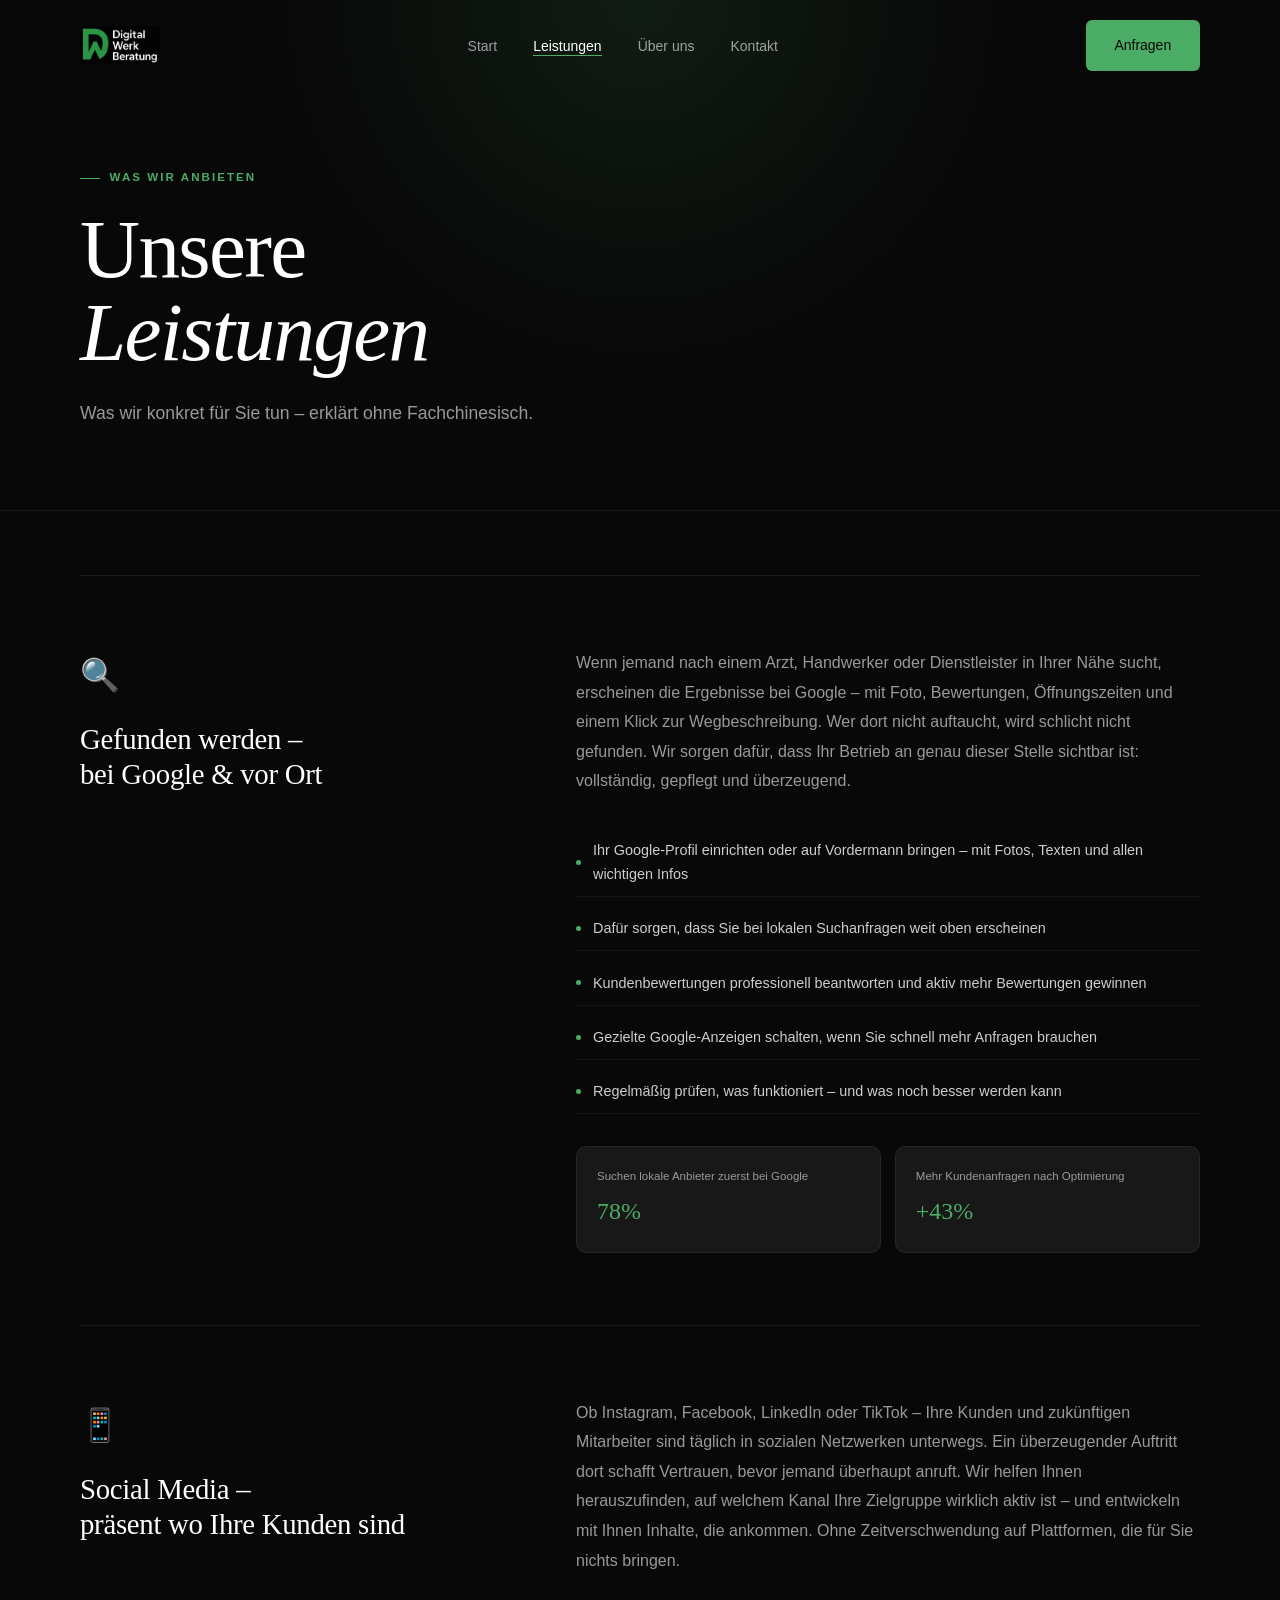
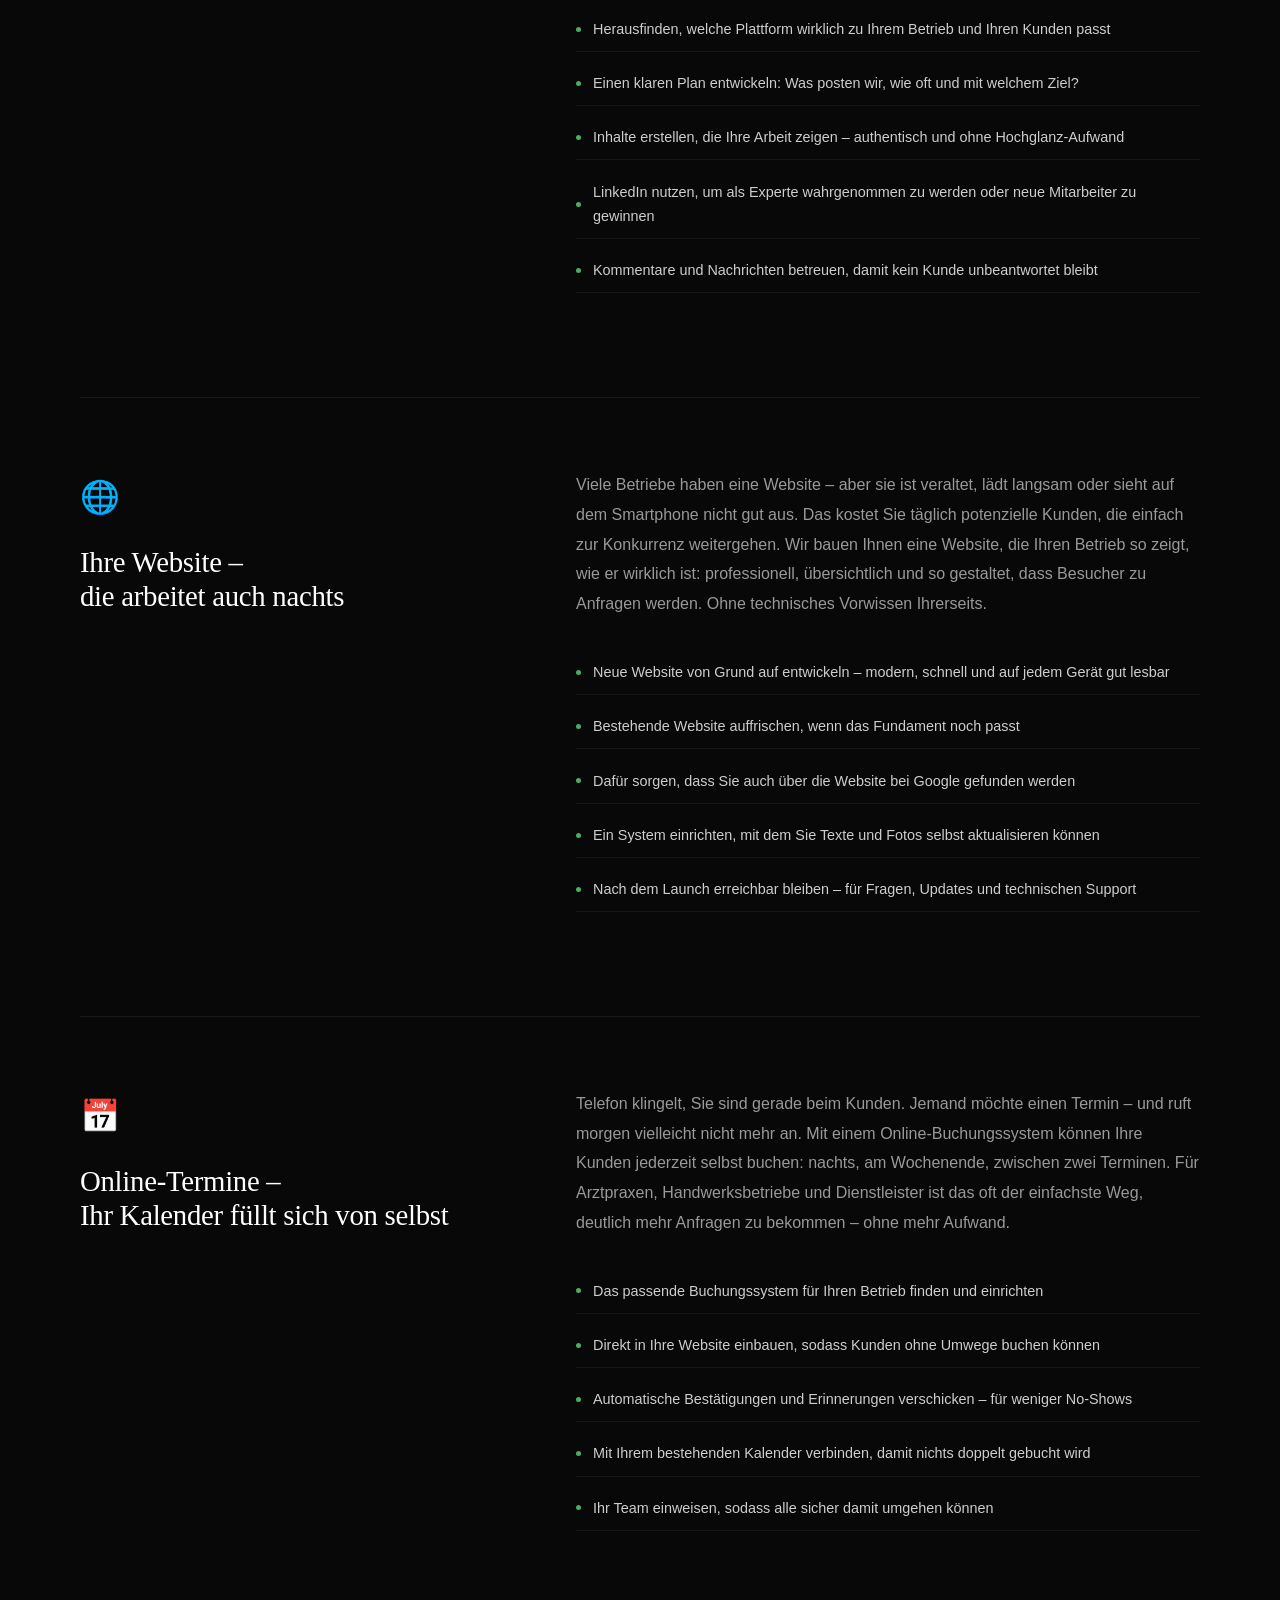
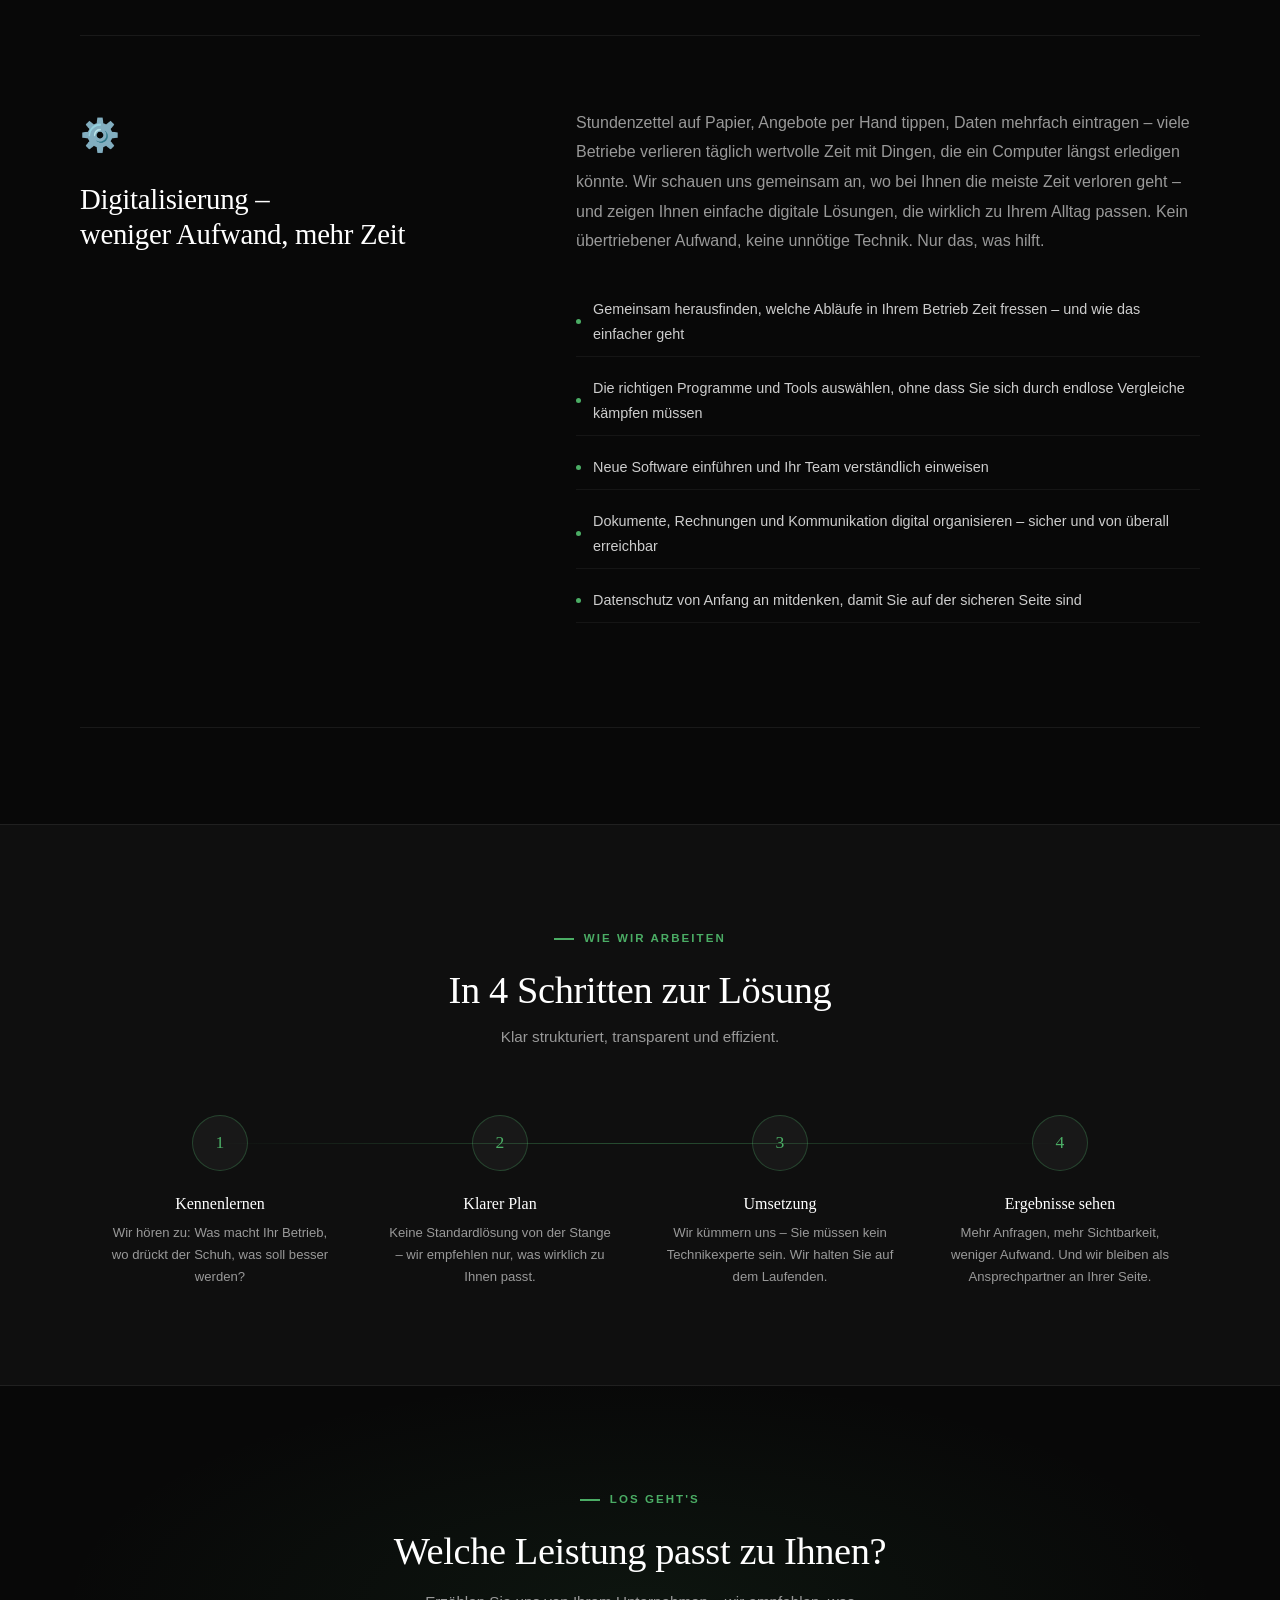
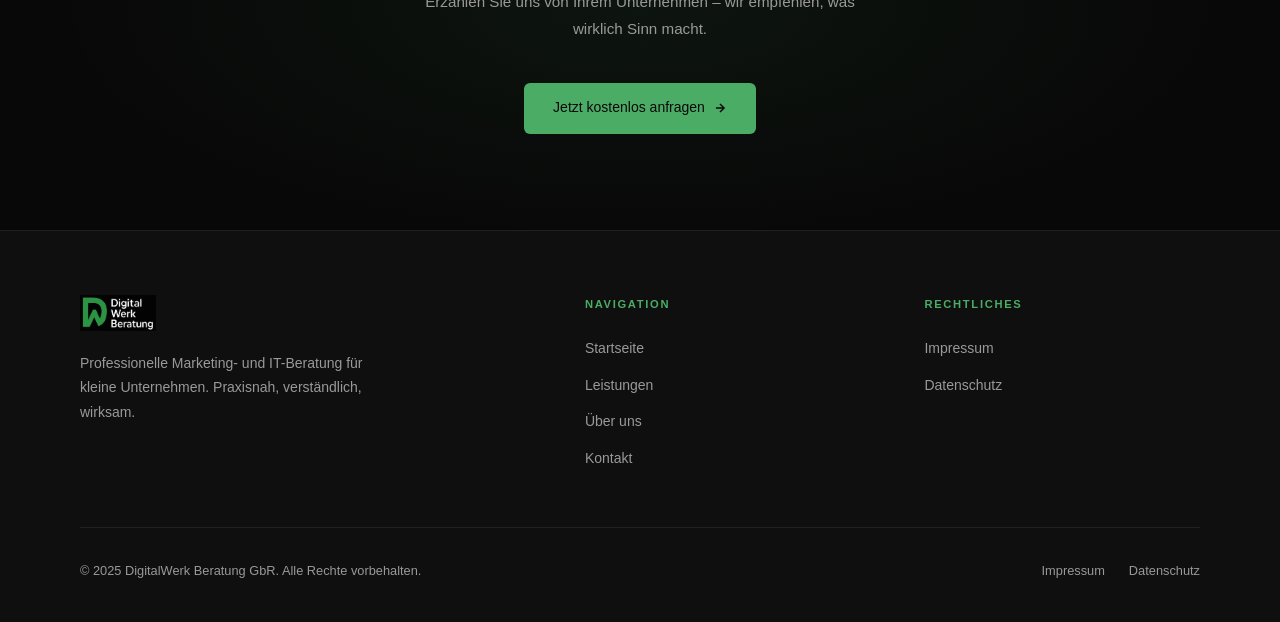
<file: leistungen.html>
<!DOCTYPE html>
<html lang="de">
<head>
  <meta charset="UTF-8"/>
  <meta name="viewport" content="width=device-width,initial-scale=1.0"/>
  <title>Leistungen – DigitalWerk Beratung</title>
  <meta name="description" content="Unsere Leistungen: Google-Präsenz, Social Media, Website-Entwicklung, IT-Beratung und Buchungsplattformen für kleine Unternehmen."/>
  <link rel="icon" type="image/png" href="assets/img/logo.png"/>
  <link rel="stylesheet" href="assets/css/style.css"/>
  <style>
  /* ── LEISTUNGEN ── */
  .leistungen { padding: 4rem 0 6rem; }

  .leistung-block {
    display: grid;
    grid-template-columns: 1fr 1.5fr;
    gap: 5rem;
    align-items: start;
    padding: 4.5rem 0;
    border-top: 1px solid rgba(255,255,255,0.07);
  }
  .leistung-block:last-child { border-bottom: 1px solid rgba(255,255,255,0.07); }

  .lb__meta {}
  .lb__icon {
    font-size: 2rem;
    margin-bottom: 1.25rem;
  }
  .lb__meta h2 {
    font-size: clamp(1.3rem, 2.5vw, 1.8rem);
    font-weight: 300;
    line-height: 1.2;
    letter-spacing: -0.01em;
  }

  .lb__body {}
  .lb__body p {
    font-size: 1rem;
    color: var(--gray-1);
    line-height: 1.85;
    margin-bottom: 2rem;
  }
  .lb__list {
    display: flex;
    flex-direction: column;
    gap: 0.6rem;
    margin-bottom: 2rem;
  }
  .lb__list li {
    display: flex;
    align-items: center;
    gap: 0.75rem;
    font-size: 0.9rem;
    color: rgba(255,255,255,0.8);
    padding: 0.6rem 0;
    border-bottom: 1px solid rgba(255,255,255,0.05);
  }
  .lb__list li::before {
    content: '';
    width: 5px; height: 5px;
    border-radius: 50%;
    background: var(--green-mid);
    flex-shrink: 0;
  }

  .lb__cards {
    display: grid;
    grid-template-columns: 1fr 1fr;
    gap: 0.85rem;
  }
  .lb__card {
    background: var(--black-3);
    border: 1px solid rgba(255,255,255,0.06);
    border-radius: var(--r-md);
    padding: 1.25rem;
  }
  .lb__card-label { font-size: 0.72rem; color: var(--gray-1); margin-bottom: 0.25rem; }
  .lb__card-value {
    font-family: var(--display);
    font-size: 1.5rem;
    font-weight: 300;
    color: var(--green-mid);
  }

  /* ── PROCESS ── */
  .process {
    padding: 6rem 0;
    background: var(--black-2);
    border-top: 1px solid rgba(255,255,255,0.07);
    border-bottom: 1px solid rgba(255,255,255,0.07);
  }
  .process__header {
    text-align: center;
    margin-bottom: 4rem;
  }
  .process__steps {
    display: grid;
    grid-template-columns: repeat(4, 1fr);
    position: relative;
  }
  .process__steps::before {
    content: '';
    position: absolute;
    top: 28px; left: 12%; right: 12%;
    height: 1px;
    background: linear-gradient(90deg, transparent, rgba(75,173,101,0.4), transparent);
  }
  .process__step { padding: 0 1.5rem; text-align: center; }
  .step__circle {
    width: 56px; height: 56px;
    border-radius: 50%;
    border: 1px solid rgba(75,173,101,0.3);
    background: var(--black-3);
    display: flex; align-items: center; justify-content: center;
    margin: 0 auto 1.5rem;
    font-family: var(--display);
    font-size: 1.1rem;
    font-weight: 300;
    color: var(--green-mid);
  }
  .process__step h3 {
    font-family: var(--display);
    font-size: 1rem;
    font-weight: 300;
    margin-bottom: 0.6rem;
  }
  .process__step p { font-size: 0.82rem; color: var(--gray-1); line-height: 1.7; }

  /* RESPONSIVE */
  @media (max-width: 900px) {
    .leistung-block { grid-template-columns: 1fr; gap: 2rem; }
    .process__steps { grid-template-columns: 1fr 1fr; }
    .process__steps::before { display: none; }
    .lb__cards { grid-template-columns: 1fr; }
  }
  @media (max-width: 600px) {
    .process__steps { grid-template-columns: 1fr; }
  }
  </style>
</head>
<body>

<nav class="nav">
  <div class="container nav__inner">
    <a href="index.html" class="nav__logo"><img src="assets/img/logo.png" alt="DigitalWerk Beratung"/></a>
    <ul class="nav__links">
      <li><a href="index.html">Start</a></li>
      <li><a href="leistungen.html" class="active">Leistungen</a></li>
      <li><a href="ueber-uns.html">Über uns</a></li>
      <li><a href="kontakt.html">Kontakt</a></li>
    </ul>
    <a href="kontakt.html" class="btn btn-primary nav__cta">Anfragen</a>
    <button class="nav__hamburger" aria-label="Menü"><span></span><span></span><span></span></button>
  </div>
</nav>
<div class="nav__mobile">
  <a href="index.html">Start</a><a href="leistungen.html">Leistungen</a>
  <a href="ueber-uns.html">Über uns</a><a href="kontakt.html">Kontakt</a>
</div>

<!-- PAGE HERO -->
<section class="page-hero">
  <div class="page-hero__glow"></div>
  <div class="container">
    <div class="eyebrow reveal">Was wir anbieten</div>
    <h1 class="display-xl reveal" data-delay="80" style="margin-bottom:1.5rem;">
      Unsere<br/><em>Leistungen</em>
    </h1>
    <p class="body-lg reveal" data-delay="160">
      Was wir konkret für Sie tun – erklärt ohne Fachchinesisch.
    </p>
  </div>
</section>

<!-- LEISTUNGEN -->
<section class="leistungen">
  <div class="container">

    <div class="leistung-block">
      <div class="lb__meta reveal">
        <div class="lb__icon">🔍</div>
        <h2>Gefunden werden –<br/>bei Google &amp; vor Ort</h2>
      </div>
      <div class="lb__body reveal" data-delay="100">
        <p>Wenn jemand nach einem Arzt, Handwerker oder Dienstleister in Ihrer Nähe sucht, erscheinen die Ergebnisse bei Google – mit Foto, Bewertungen, Öffnungszeiten und einem Klick zur Wegbeschreibung. <strong>Wer dort nicht auftaucht, wird schlicht nicht gefunden.</strong> Wir sorgen dafür, dass Ihr Betrieb an genau dieser Stelle sichtbar ist: vollständig, gepflegt und überzeugend.</p>
        <ul class="lb__list">
          <li>Ihr Google-Profil einrichten oder auf Vordermann bringen – mit Fotos, Texten und allen wichtigen Infos</li>
          <li>Dafür sorgen, dass Sie bei lokalen Suchanfragen weit oben erscheinen</li>
          <li>Kundenbewertungen professionell beantworten und aktiv mehr Bewertungen gewinnen</li>
          <li>Gezielte Google-Anzeigen schalten, wenn Sie schnell mehr Anfragen brauchen</li>
          <li>Regelmäßig prüfen, was funktioniert – und was noch besser werden kann</li>
        </ul>
        <div class="lb__cards">
          <div class="lb__card">
            <div class="lb__card-label">Suchen lokale Anbieter zuerst bei Google</div>
            <div class="lb__card-value">78%</div>
          </div>
          <div class="lb__card">
            <div class="lb__card-label">Mehr Kundenanfragen nach Optimierung</div>
            <div class="lb__card-value">+43%</div>
          </div>
        </div>
      </div>
    </div>

    <div class="leistung-block">
      <div class="lb__meta reveal">
        <div class="lb__icon">📱</div>
        <h2>Social Media –<br/>präsent wo Ihre Kunden sind</h2>
      </div>
      <div class="lb__body reveal" data-delay="100">
        <p>Ob Instagram, Facebook, LinkedIn oder TikTok – Ihre Kunden und zukünftigen Mitarbeiter sind täglich in sozialen Netzwerken unterwegs. <strong>Ein überzeugender Auftritt dort schafft Vertrauen, bevor jemand überhaupt anruft.</strong> Wir helfen Ihnen herauszufinden, auf welchem Kanal Ihre Zielgruppe wirklich aktiv ist – und entwickeln mit Ihnen Inhalte, die ankommen. Ohne Zeitverschwendung auf Plattformen, die für Sie nichts bringen.</p>
        <ul class="lb__list">
          <li>Herausfinden, welche Plattform wirklich zu Ihrem Betrieb und Ihren Kunden passt</li>
          <li>Einen klaren Plan entwickeln: Was posten wir, wie oft und mit welchem Ziel?</li>
          <li>Inhalte erstellen, die Ihre Arbeit zeigen – authentisch und ohne Hochglanz-Aufwand</li>
          <li>LinkedIn nutzen, um als Experte wahrgenommen zu werden oder neue Mitarbeiter zu gewinnen</li>
          <li>Kommentare und Nachrichten betreuen, damit kein Kunde unbeantwortet bleibt</li>
        </ul>
      </div>
    </div>

    <div class="leistung-block">
      <div class="lb__meta reveal">
        <div class="lb__icon">🌐</div>
        <h2>Ihre Website –<br/>die arbeitet auch nachts</h2>
      </div>
      <div class="lb__body reveal" data-delay="100">
        <p>Viele Betriebe haben eine Website – aber sie ist veraltet, lädt langsam oder sieht auf dem Smartphone nicht gut aus. <strong>Das kostet Sie täglich potenzielle Kunden, die einfach zur Konkurrenz weitergehen.</strong> Wir bauen Ihnen eine Website, die Ihren Betrieb so zeigt, wie er wirklich ist: professionell, übersichtlich und so gestaltet, dass Besucher zu Anfragen werden. Ohne technisches Vorwissen Ihrerseits.</p>
        <ul class="lb__list">
          <li>Neue Website von Grund auf entwickeln – modern, schnell und auf jedem Gerät gut lesbar</li>
          <li>Bestehende Website auffrischen, wenn das Fundament noch passt</li>
          <li>Dafür sorgen, dass Sie auch über die Website bei Google gefunden werden</li>
          <li>Ein System einrichten, mit dem Sie Texte und Fotos selbst aktualisieren können</li>
          <li>Nach dem Launch erreichbar bleiben – für Fragen, Updates und technischen Support</li>
        </ul>
      </div>
    </div>

    <div class="leistung-block">
      <div class="lb__meta reveal">
        <div class="lb__icon">📅</div>
        <h2>Online-Termine –<br/>Ihr Kalender füllt sich von selbst</h2>
      </div>
      <div class="lb__body reveal" data-delay="100">
        <p>Telefon klingelt, Sie sind gerade beim Kunden. Jemand möchte einen Termin – und ruft morgen vielleicht nicht mehr an. <strong>Mit einem Online-Buchungssystem können Ihre Kunden jederzeit selbst buchen: nachts, am Wochenende, zwischen zwei Terminen.</strong> Für Arztpraxen, Handwerksbetriebe und Dienstleister ist das oft der einfachste Weg, deutlich mehr Anfragen zu bekommen – ohne mehr Aufwand.</p>
        <ul class="lb__list">
          <li>Das passende Buchungssystem für Ihren Betrieb finden und einrichten</li>
          <li>Direkt in Ihre Website einbauen, sodass Kunden ohne Umwege buchen können</li>
          <li>Automatische Bestätigungen und Erinnerungen verschicken – für weniger No-Shows</li>
          <li>Mit Ihrem bestehenden Kalender verbinden, damit nichts doppelt gebucht wird</li>
          <li>Ihr Team einweisen, sodass alle sicher damit umgehen können</li>
        </ul>
      </div>
    </div>

    <div class="leistung-block">
      <div class="lb__meta reveal">
        <div class="lb__icon">⚙️</div>
        <h2>Digitalisierung –<br/>weniger Aufwand, mehr Zeit</h2>
      </div>
      <div class="lb__body reveal" data-delay="100">
        <p>Stundenzettel auf Papier, Angebote per Hand tippen, Daten mehrfach eintragen – viele Betriebe verlieren täglich wertvolle Zeit mit Dingen, die ein Computer längst erledigen könnte. <strong>Wir schauen uns gemeinsam an, wo bei Ihnen die meiste Zeit verloren geht – und zeigen Ihnen einfache digitale Lösungen, die wirklich zu Ihrem Alltag passen.</strong> Kein übertriebener Aufwand, keine unnötige Technik. Nur das, was hilft.</p>
        <ul class="lb__list">
          <li>Gemeinsam herausfinden, welche Abläufe in Ihrem Betrieb Zeit fressen – und wie das einfacher geht</li>
          <li>Die richtigen Programme und Tools auswählen, ohne dass Sie sich durch endlose Vergleiche kämpfen müssen</li>
          <li>Neue Software einführen und Ihr Team verständlich einweisen</li>
          <li>Dokumente, Rechnungen und Kommunikation digital organisieren – sicher und von überall erreichbar</li>
          <li>Datenschutz von Anfang an mitdenken, damit Sie auf der sicheren Seite sind</li>
        </ul>
      </div>
    </div>

  </div>
</section>

<!-- PROCESS -->
<section class="process">
  <div class="container">
    <div class="process__header reveal">
      <div class="eyebrow" style="justify-content:center;">Wie wir arbeiten</div>
      <h2 class="display-md" style="margin-bottom:0.75rem;">In 4 Schritten zur Lösung</h2>
      <p class="body-md">Klar strukturiert, transparent und effizient.</p>
    </div>
    <div class="process__steps">
      <div class="process__step reveal">
        <div class="step__circle">1</div>
        <h3>Kennenlernen</h3>
        <p>Wir hören zu: Was macht Ihr Betrieb, wo drückt der Schuh, was soll besser werden?</p>
      </div>
      <div class="process__step reveal" data-delay="80">
        <div class="step__circle">2</div>
        <h3>Klarer Plan</h3>
        <p>Keine Standardlösung von der Stange – wir empfehlen nur, was wirklich zu Ihnen passt.</p>
      </div>
      <div class="process__step reveal" data-delay="160">
        <div class="step__circle">3</div>
        <h3>Umsetzung</h3>
        <p>Wir kümmern uns – Sie müssen kein Technikexperte sein. Wir halten Sie auf dem Laufenden.</p>
      </div>
      <div class="process__step reveal" data-delay="240">
        <div class="step__circle">4</div>
        <h3>Ergebnisse sehen</h3>
        <p>Mehr Anfragen, mehr Sichtbarkeit, weniger Aufwand. Und wir bleiben als Ansprechpartner an Ihrer Seite.</p>
      </div>
    </div>
  </div>
</section>

<!-- CTA -->
<section style="padding:6rem 0;text-align:center;position:relative;overflow:hidden;">
  <div style="position:absolute;inset:0;background:radial-gradient(ellipse 70% 80% at 50% 50%,rgba(75,173,101,0.08) 0%,transparent 65%);pointer-events:none;"></div>
  <div class="container" style="position:relative;">
    <div class="eyebrow reveal" style="justify-content:center;">Los geht's</div>
    <h2 class="display-md reveal" style="margin-bottom:1rem;">Welche Leistung passt zu Ihnen?</h2>
    <p class="body-md reveal" data-delay="80" style="max-width:480px;margin:0 auto 2.5rem;">Erzählen Sie uns von Ihrem Unternehmen – wir empfehlen, was wirklich Sinn macht.</p>
    <div class="reveal" data-delay="120">
      <a href="kontakt.html" class="btn btn-primary">
        Jetzt kostenlos anfragen
        <svg viewBox="0 0 24 24" fill="none" stroke="currentColor" stroke-width="2.5"><path d="M5 12h14M12 5l7 7-7 7"/></svg>
      </a>
    </div>
  </div>
</section>

<footer class="footer">
  <div class="container">
    <div class="footer__grid">
      <div class="footer__brand"><img src="assets/img/logo.png" alt="DigitalWerk Beratung"/><p>Professionelle Marketing- und IT-Beratung für kleine Unternehmen. Praxisnah, verständlich, wirksam.</p></div>
      <div class="footer__col"><h4>Navigation</h4><ul><li><a href="index.html">Startseite</a></li><li><a href="leistungen.html">Leistungen</a></li><li><a href="ueber-uns.html">Über uns</a></li><li><a href="kontakt.html">Kontakt</a></li></ul></div>
      <div class="footer__col"><h4>Rechtliches</h4><ul><li><a href="impressum.html">Impressum</a></li><li><a href="datenschutz.html">Datenschutz</a></li></ul></div>
    </div>
    <div class="footer__bottom"><p>© 2025 DigitalWerk Beratung GbR. Alle Rechte vorbehalten.</p><div class="footer__legal"><a href="impressum.html">Impressum</a><a href="datenschutz.html">Datenschutz</a></div></div>
  </div>
</footer>
<script src="assets/js/main.js"></script>
</body>
</html>
</file>
<file: assets/css/style.css>
/* ============================================================
   DigitalWerk Beratung — Premium Stylesheet v2
   Inspired by statworx.com — clean, editorial, confident
   ============================================================ */

/* Keine externen Fonts – DSGVO-konform */

/* ── TOKENS ── */
:root {
  --green:        #D9F3E0;
  --green-mid:    #4BAD65;
  --green-dark:   #2d7a44;
  --black:        #080808;
  --black-2:      #0f0f0f;
  --black-3:      #181818;
  --black-4:      #222222;
  --white:        #ffffff;
  --off-white:    #f5f5f0;
  --gray-1:       #999;
  --gray-2:       #444;
  --gray-3:       #2a2a2a;

  --display: Georgia, 'Times New Roman', serif;
  --sans:    -apple-system, BlinkMacSystemFont, 'Segoe UI', Helvetica, Arial, sans-serif;

  --r-sm: 6px;
  --r-md: 10px;
  --r-lg: 18px;
  --ease: cubic-bezier(0.25, 0.46, 0.45, 0.94);
  --t: 0.35s var(--ease);

  --max: 1200px;
  --pad: clamp(1.25rem, 4vw, 2.5rem);
}

/* ── RESET ── */
*, *::before, *::after { box-sizing: border-box; margin: 0; padding: 0; }
html { scroll-behavior: smooth; }
body {
  background: var(--black);
  color: var(--white);
  font-family: var(--sans);
  font-weight: 300;
  font-size: 1rem;
  line-height: 1.7;
  overflow-x: hidden;
  -webkit-font-smoothing: antialiased;
}
img { display: block; max-width: 100%; }
a { text-decoration: none; color: inherit; }
ul, ol { list-style: none; }
button { font-family: inherit; cursor: pointer; border: none; }

/* ── LAYOUT ── */
.container {
  max-width: var(--max);
  margin-inline: auto;
  padding-inline: var(--pad);
}
.grid-2 { display: grid; grid-template-columns: 1fr 1fr; gap: 4rem; }
.grid-3 { display: grid; grid-template-columns: repeat(3, 1fr); gap: 1.5rem; }

/* ── TYPOGRAPHY ── */
.eyebrow {
  font-family: var(--sans);
  font-size: 0.72rem;
  font-weight: 600;
  letter-spacing: 0.18em;
  text-transform: uppercase;
  color: var(--green-mid);
  display: inline-flex;
  align-items: center;
  gap: 0.6rem;
  margin-bottom: 1.25rem;
}
.eyebrow::before {
  content: '';
  display: block;
  width: 20px;
  height: 1.5px;
  background: var(--green-mid);
}

h1, h2, h3 { font-family: var(--display); font-weight: 300; line-height: 1.1; }

.display-xl {
  font-size: clamp(3.2rem, 6.5vw, 6.5rem);
  letter-spacing: -0.02em;
  line-height: 1.0;
}
.display-lg {
  font-size: clamp(2.2rem, 4vw, 3.8rem);
  letter-spacing: -0.02em;
}
.display-md {
  font-size: clamp(1.6rem, 3vw, 2.4rem);
  letter-spacing: -0.01em;
}
.body-lg { font-size: 1.1rem; line-height: 1.8; color: var(--gray-1); }
.body-md { font-size: 0.95rem; line-height: 1.8; color: var(--gray-1); }
.body-sm { font-size: 0.83rem; line-height: 1.75; color: var(--gray-1); }

em { font-style: italic; }
strong { font-weight: 500; }

/* ── BUTTONS ── */
.btn {
  display: inline-flex;
  align-items: center;
  gap: 0.5rem;
  padding: 0.85rem 1.8rem;
  font-family: var(--sans);
  font-size: 0.875rem;
  font-weight: 500;
  border-radius: var(--r-sm);
  transition: var(--t);
  cursor: pointer;
  white-space: nowrap;
}
.btn svg { width: 14px; height: 14px; flex-shrink: 0; transition: transform var(--t); }
.btn:hover svg { transform: translate(3px, 0); }

.btn-primary {
  background: var(--green-mid);
  color: var(--black);
}
.btn-primary:hover {
  background: var(--green);
  color: var(--black);
  box-shadow: 0 0 40px rgba(75,173,101,0.3);
}
.btn-ghost {
  background: transparent;
  color: var(--white);
  border: 1px solid rgba(255,255,255,0.2);
}
.btn-ghost:hover {
  border-color: var(--green-mid);
  color: var(--green-mid);
}
.btn-text {
  background: none;
  color: var(--white);
  padding: 0;
  gap: 0.4rem;
  font-size: 0.875rem;
}
.btn-text:hover { color: var(--green-mid); }
.btn-text .arrow { transition: transform var(--t); }
.btn-text:hover .arrow { transform: translateX(5px); }

/* ── NAV ── */
.nav {
  position: fixed;
  inset: 0 0 auto;
  z-index: 200;
  padding: 1.25rem 0;
  transition: background 0.4s, border-color 0.4s;
  border-bottom: 1px solid transparent;
}
.nav.scrolled {
  background: rgba(8,8,8,0.9);
  backdrop-filter: blur(20px);
  -webkit-backdrop-filter: blur(20px);
  border-color: rgba(255,255,255,0.06);
}
.nav__inner {
  display: flex;
  align-items: center;
  justify-content: space-between;
  gap: 2rem;
}
.nav__logo img { height: 38px; width: auto; }
.nav__links {
  display: flex;
  align-items: center;
  gap: 2.25rem;
}
.nav__links a {
  font-size: 0.875rem;
  font-weight: 400;
  color: rgba(255,255,255,0.6);
  position: relative;
  transition: color var(--t);
}
.nav__links a::after {
  content: '';
  position: absolute;
  inset: auto 0 -2px;
  height: 1px;
  background: var(--green-mid);
  transform: scaleX(0);
  transform-origin: left;
  transition: transform var(--t);
}
.nav__links a:hover, .nav__links a.active { color: var(--white); }
.nav__links a:hover::after, .nav__links a.active::after { transform: scaleX(1); }

.nav__hamburger {
  display: none;
  flex-direction: column;
  gap: 5px;
  background: none;
  padding: 4px;
}
.nav__hamburger span {
  display: block;
  width: 22px; height: 1.5px;
  background: var(--white);
  transition: var(--t);
}
.nav__hamburger.open span:nth-child(1) { transform: translateY(6.5px) rotate(45deg); }
.nav__hamburger.open span:nth-child(2) { opacity: 0; }
.nav__hamburger.open span:nth-child(3) { transform: translateY(-6.5px) rotate(-45deg); }

.nav__mobile {
  display: none;
  position: fixed;
  inset: 0;
  background: var(--black);
  z-index: 199;
  flex-direction: column;
  align-items: flex-start;
  justify-content: center;
  padding: 3rem var(--pad);
  gap: 2rem;
}
.nav__mobile.open { display: flex; }
.nav__mobile a {
  font-family: var(--display);
  font-size: clamp(2rem, 6vw, 3.5rem);
  font-weight: 300;
  color: rgba(255,255,255,0.5);
  transition: color var(--t);
}
.nav__mobile a:hover { color: var(--white); }

/* ── SCROLL ANIMATION ── */
.reveal {
  opacity: 0;
  transform: translateY(28px);
  transition: opacity 0.7s var(--ease), transform 0.7s var(--ease);
}
.reveal.in { opacity: 1; transform: none; }

/* ── DIVIDERS & ACCENTS ── */
.rule { width: 100%; height: 1px; background: rgba(255,255,255,0.07); }
.dot-green {
  display: inline-block;
  width: 7px; height: 7px;
  border-radius: 50%;
  background: var(--green-mid);
  animation: blink 2.5s ease infinite;
}
@keyframes blink { 0%,100%{opacity:1}50%{opacity:0.3} }

/* ── PAGE HERO (inner pages) ── */
.page-hero {
  padding: 10rem 0 5rem;
  border-bottom: 1px solid rgba(255,255,255,0.07);
  position: relative;
  overflow: hidden;
}
.page-hero__glow {
  position: absolute;
  top: 0; left: 50%;
  transform: translateX(-50%);
  width: 800px; height: 400px;
  background: radial-gradient(ellipse at 50% 0%, rgba(75,173,101,0.12) 0%, transparent 65%);
  pointer-events: none;
}
.page-hero h1 { margin-bottom: 1.25rem; }
.page-hero p { max-width: 520px; }

/* ── FOOTER ── */
.footer {
  background: var(--black-2);
  border-top: 1px solid rgba(255,255,255,0.07);
  padding: 4rem 0 2.5rem;
}
.footer__grid {
  display: grid;
  grid-template-columns: 1.6fr 1fr 1fr;
  gap: 4rem;
  margin-bottom: 3.5rem;
}
.footer__brand img { height: 36px; margin-bottom: 1.25rem; }
.footer__brand p { font-size: 0.875rem; color: var(--gray-1); max-width: 300px; line-height: 1.75; }
.footer__col h4 {
  font-family: var(--sans);
  font-size: 0.7rem;
  font-weight: 600;
  letter-spacing: 0.15em;
  text-transform: uppercase;
  color: var(--green-mid);
  margin-bottom: 1.25rem;
}
.footer__col ul { display: flex; flex-direction: column; gap: 0.6rem; }
.footer__col a { font-size: 0.875rem; color: var(--gray-1); transition: color var(--t); }
.footer__col a:hover { color: var(--white); }
.footer__bottom {
  border-top: 1px solid rgba(255,255,255,0.07);
  padding-top: 2rem;
  display: flex;
  align-items: center;
  justify-content: space-between;
  flex-wrap: wrap;
  gap: 1rem;
}
.footer__bottom p, .footer__bottom a { font-size: 0.8rem; color: var(--gray-1); }
.footer__bottom a:hover { color: var(--green-mid); }
.footer__legal { display: flex; gap: 1.5rem; }

/* ── LEGAL PAGES ── */
.legal-wrap {
  max-width: 720px;
  padding: 4rem 0 6rem;
}
.legal-wrap h2 {
  font-family: var(--display);
  font-size: 1.3rem;
  font-weight: 400;
  margin: 2.5rem 0 0.75rem;
  color: var(--white);
}
.legal-wrap p, .legal-wrap address {
  font-size: 0.9rem;
  color: var(--gray-1);
  line-height: 1.85;
  font-style: normal;
  margin-bottom: 0.65rem;
}
.legal-wrap a { color: var(--green-mid); }
.legal-wrap a:hover { text-decoration: underline; }
.notice-box {
  background: rgba(75,173,101,0.07);
  border: 1px solid rgba(75,173,101,0.2);
  border-radius: var(--r-md);
  padding: 0.9rem 1.1rem;
  font-size: 0.82rem;
  color: var(--green-mid);
  margin-bottom: 2rem;
}

/* ── RESPONSIVE ── */
@media (max-width: 900px) {
  .grid-2 { grid-template-columns: 1fr; gap: 2.5rem; }
  .grid-3 { grid-template-columns: 1fr 1fr; }
  .footer__grid { grid-template-columns: 1fr; gap: 2.5rem; }
  .nav__links, .nav__cta { display: none; }
  .nav__hamburger { display: flex; }
}
@media (max-width: 600px) {
  .grid-3 { grid-template-columns: 1fr; }
  .footer__bottom { flex-direction: column; text-align: center; }
}
</file>
